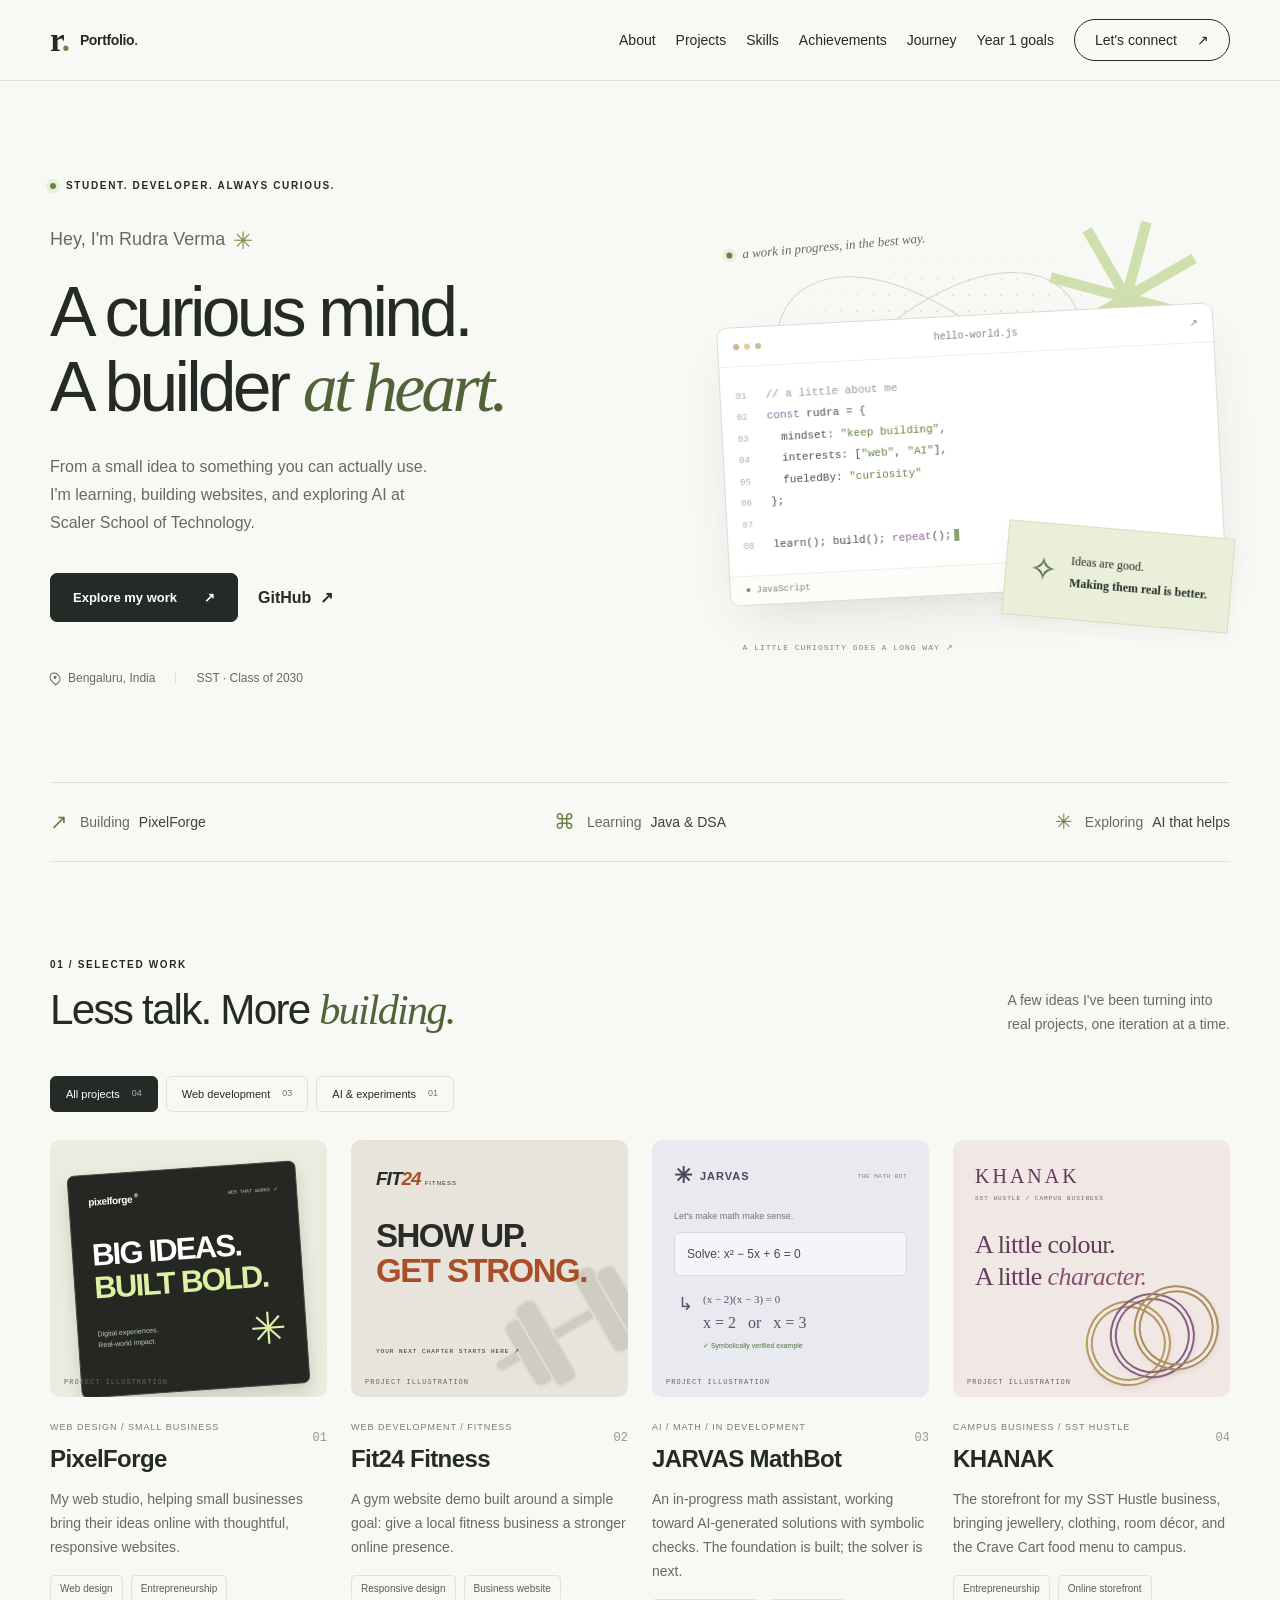
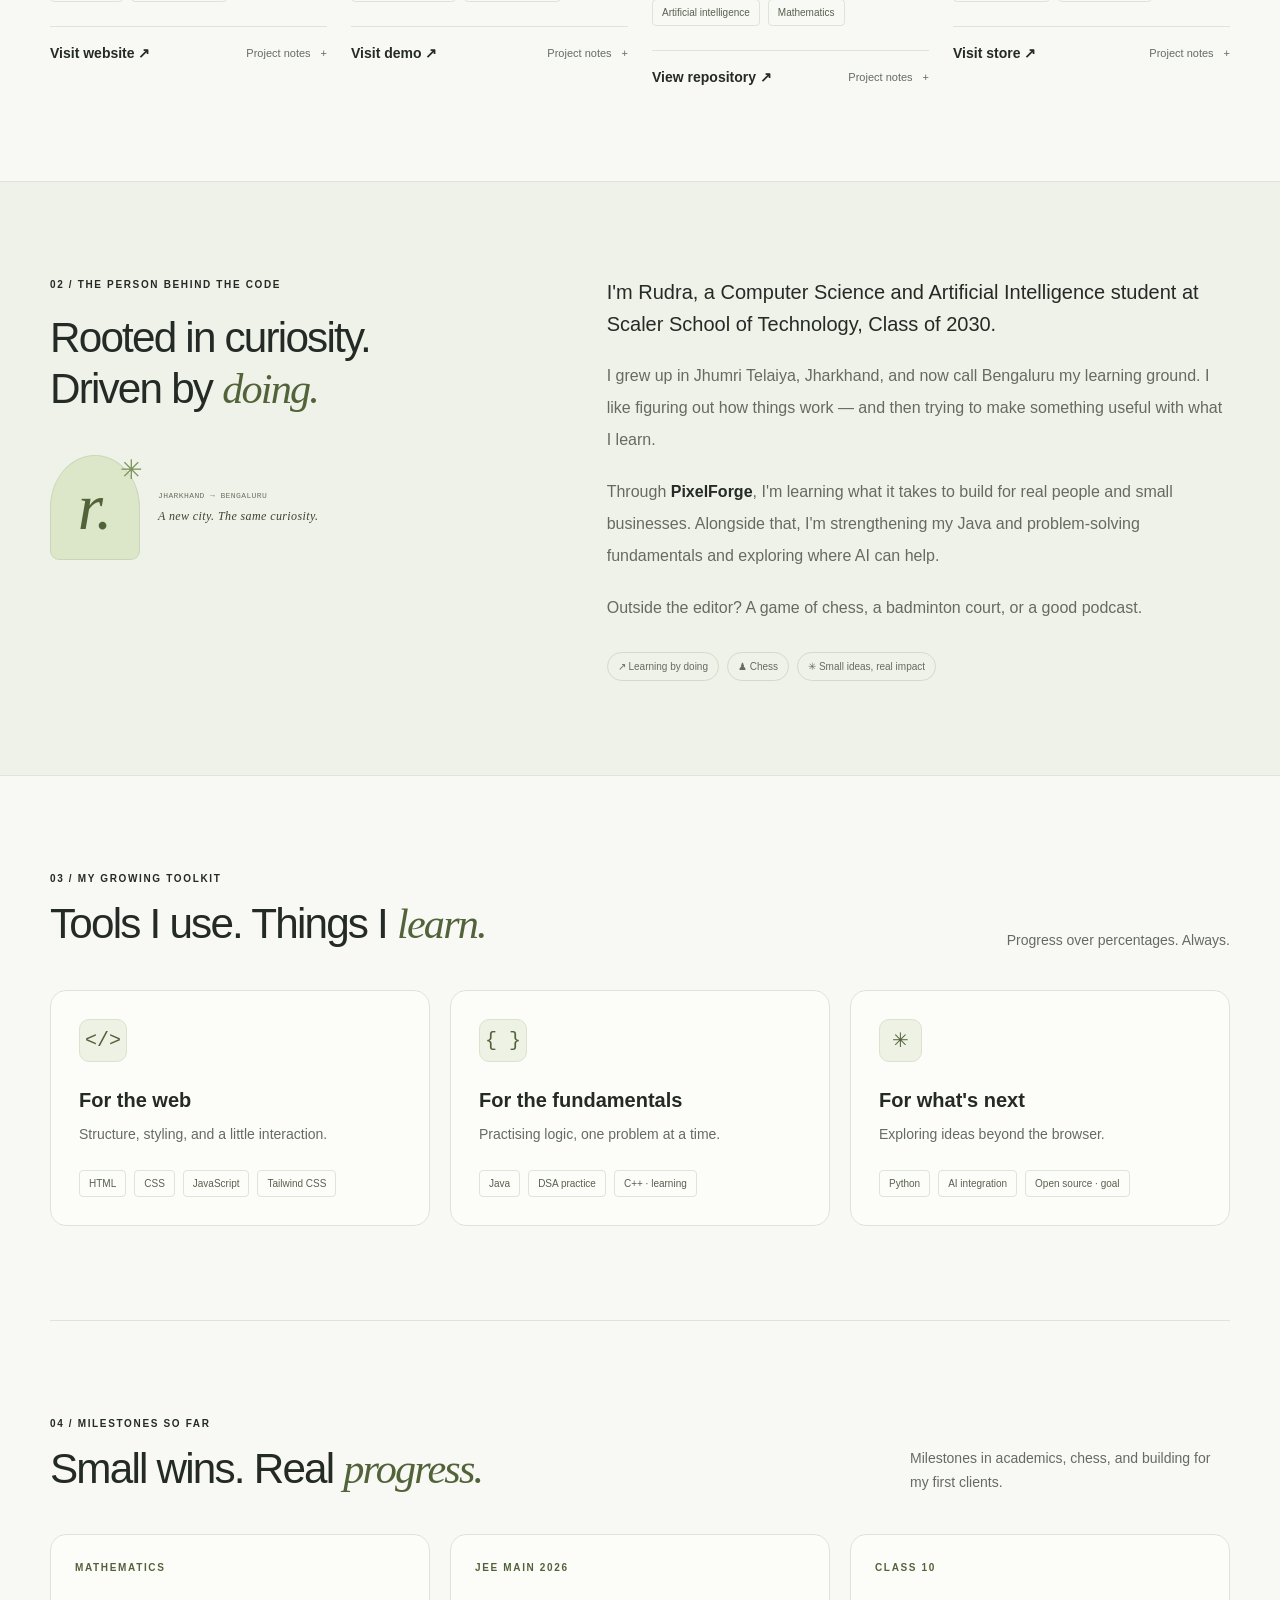
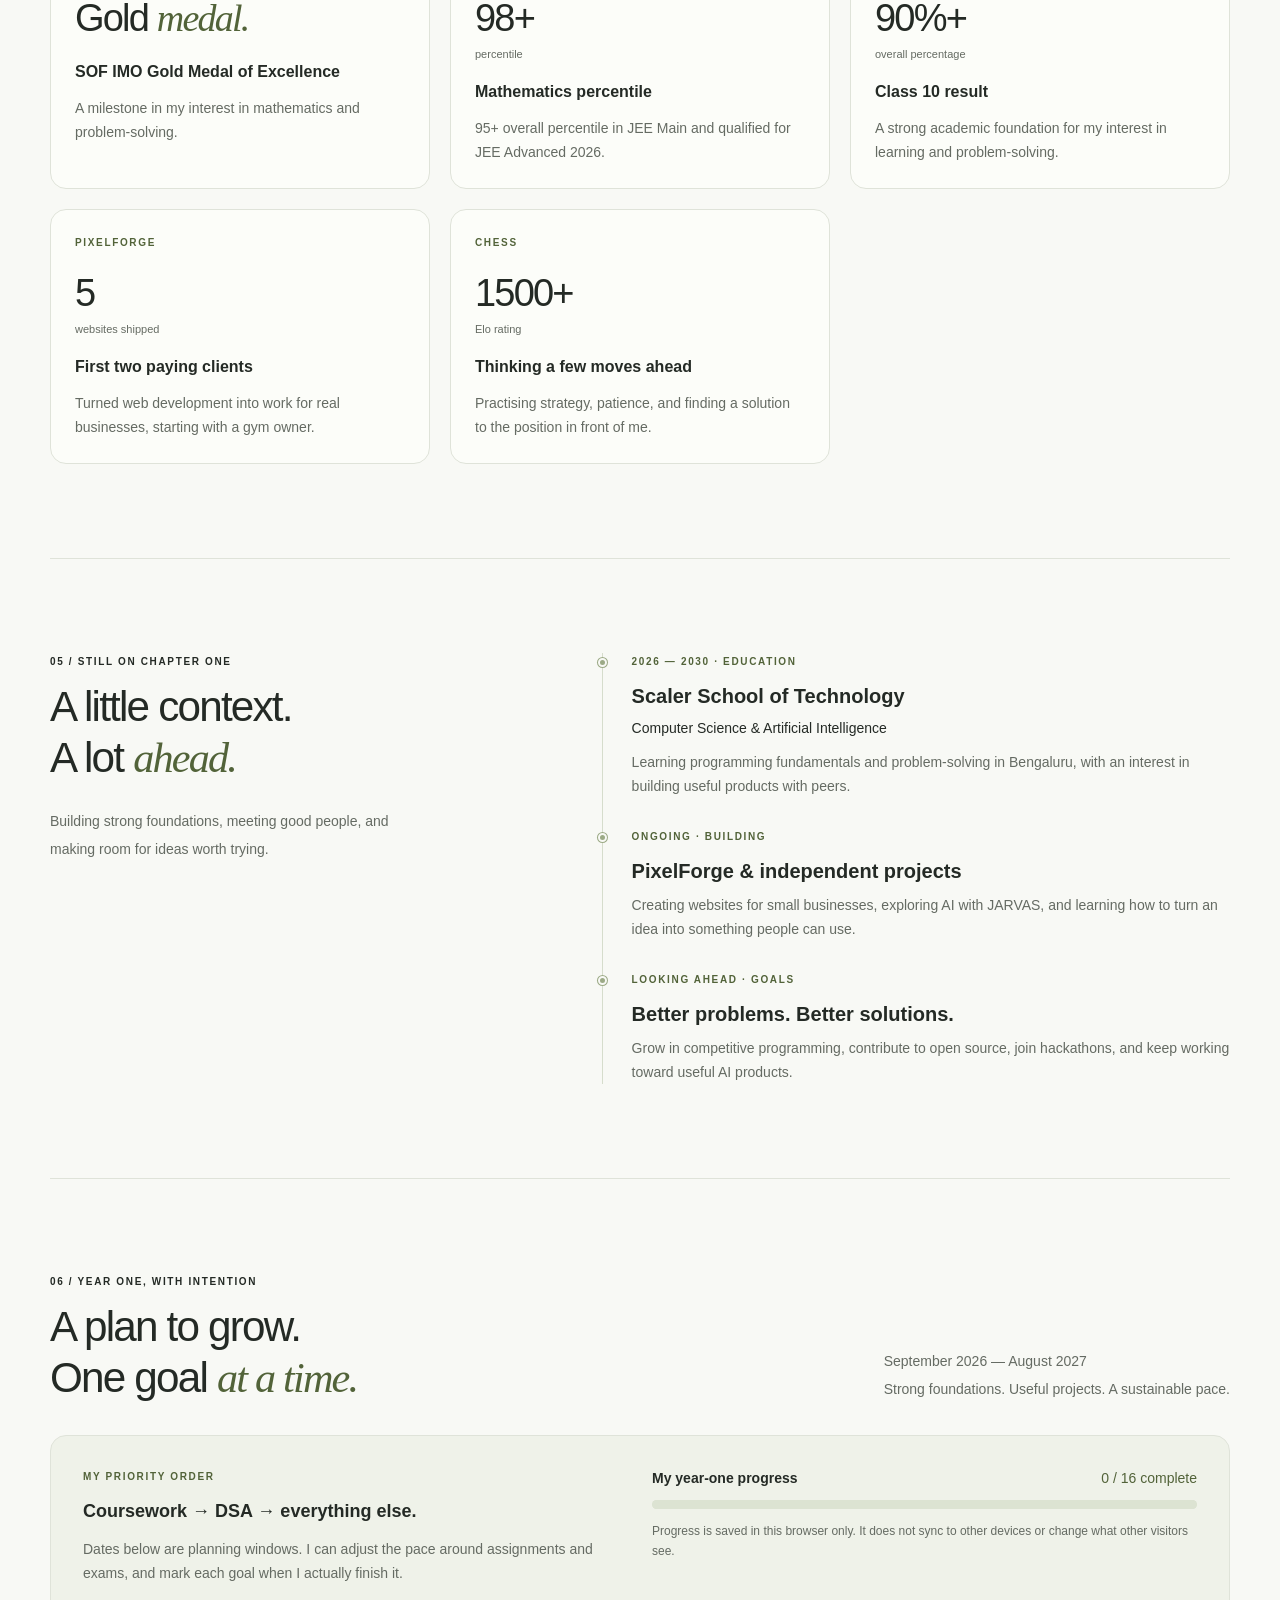
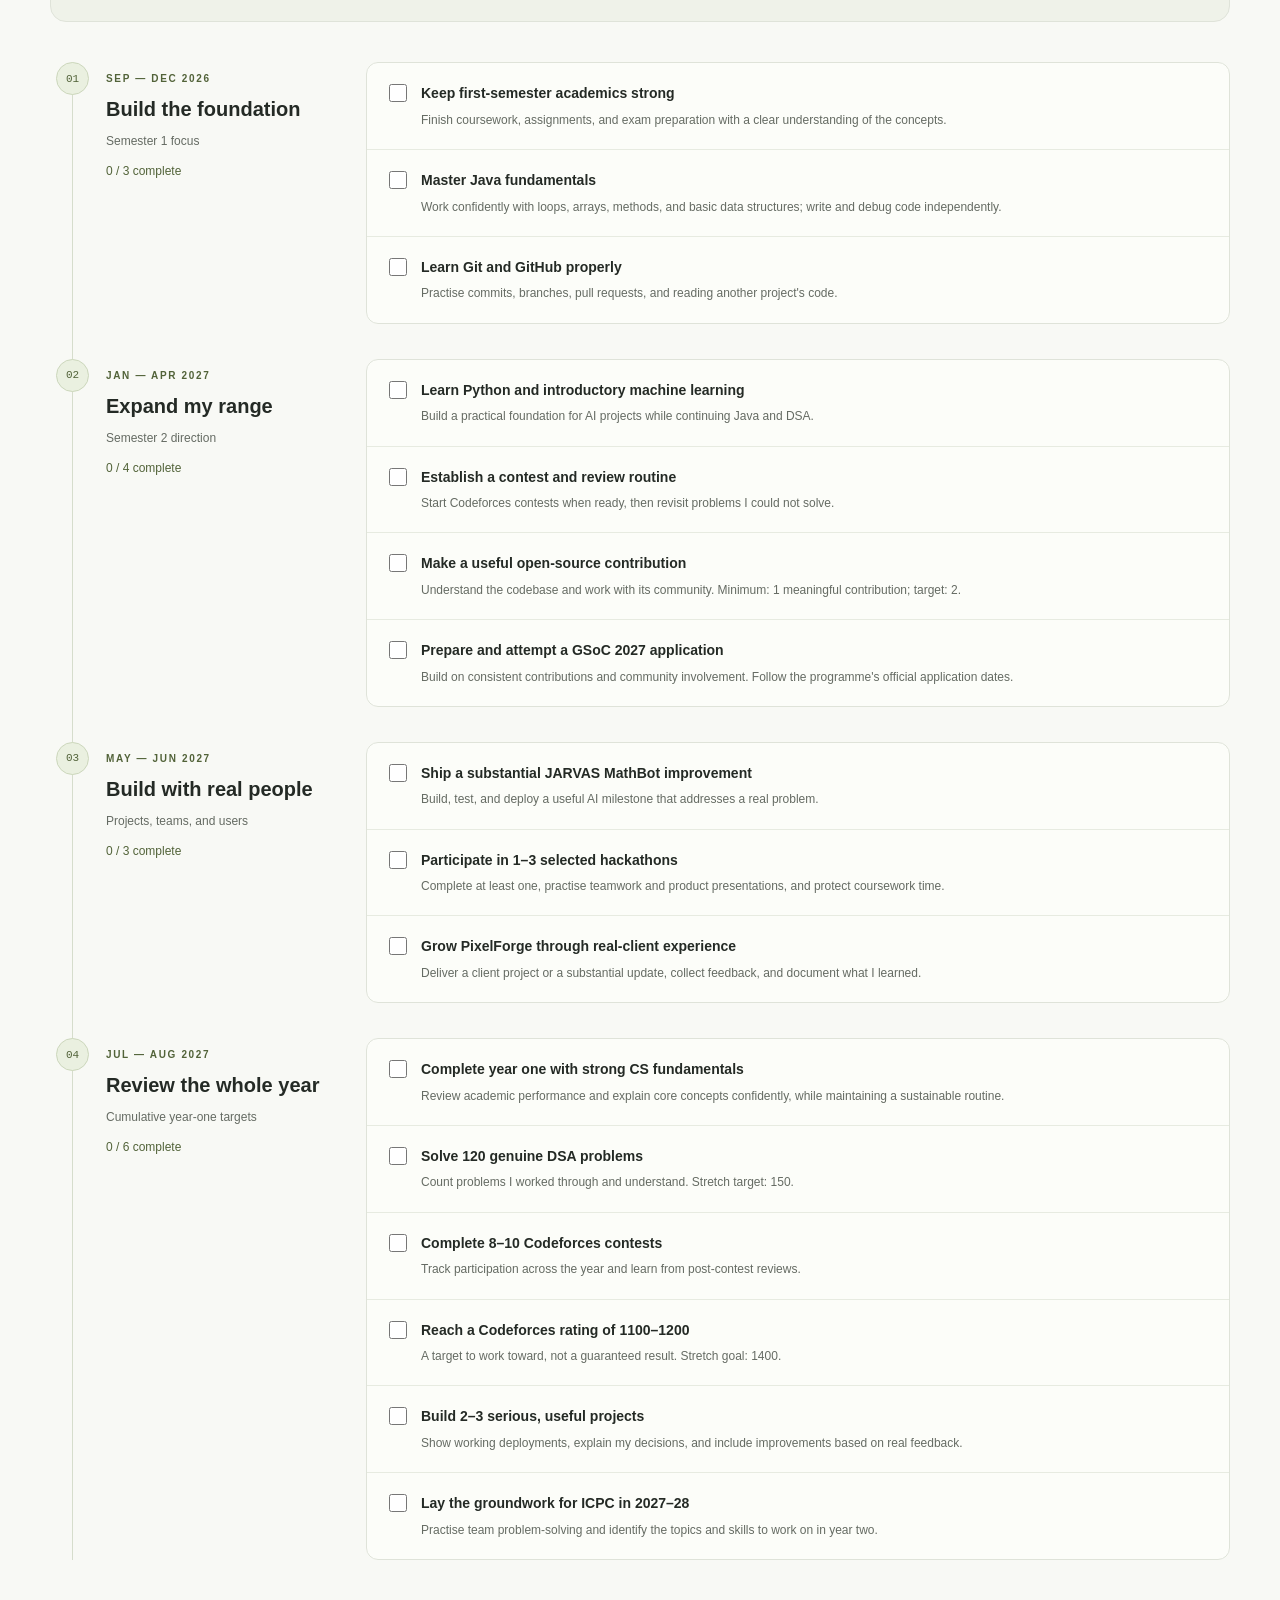
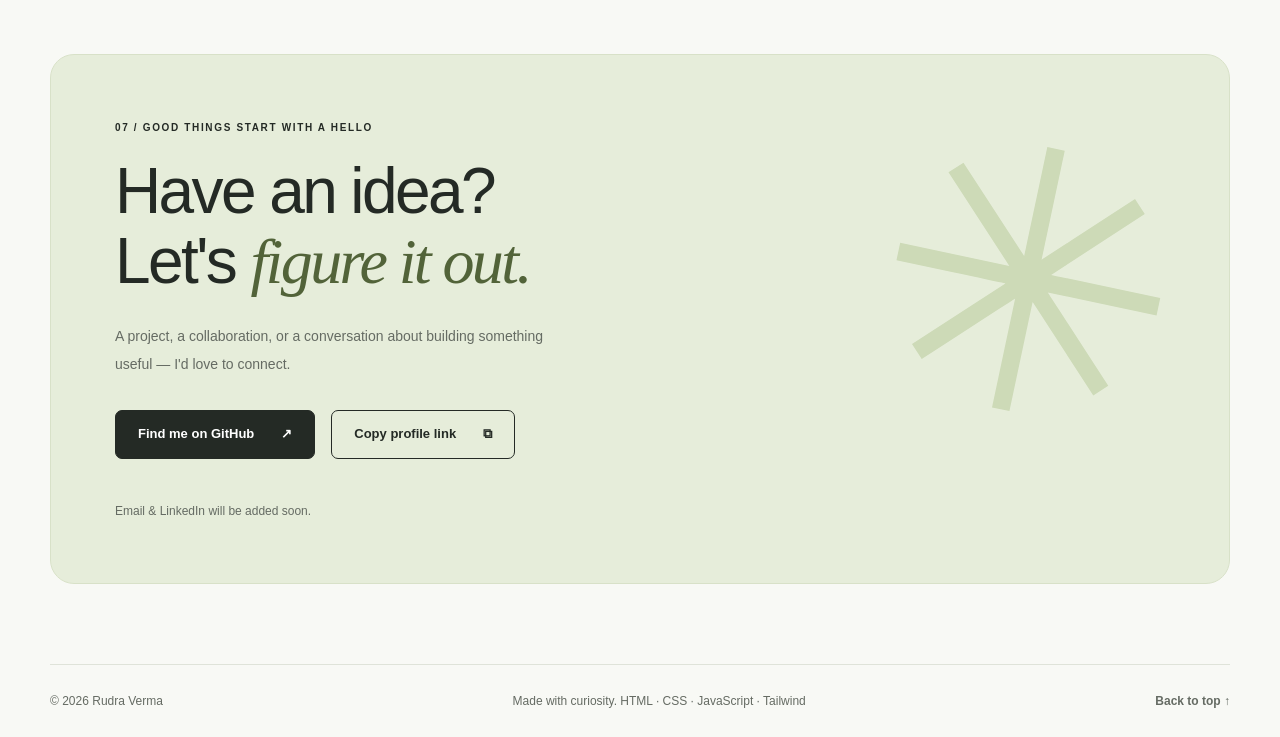
<file: index.html>
<!doctype html>
<html lang="en">
  <head>
    <meta charset="utf-8">
    <meta name="viewport" content="width=device-width, initial-scale=1">
    <meta http-equiv="refresh" content="0; url=./portfolio/">
    <title>Portfolio</title>
  </head>
  <body>
    <p><a href="./portfolio/">Open Rudra Verma’s portfolio</a></p>
  </body>
</html>
</file>
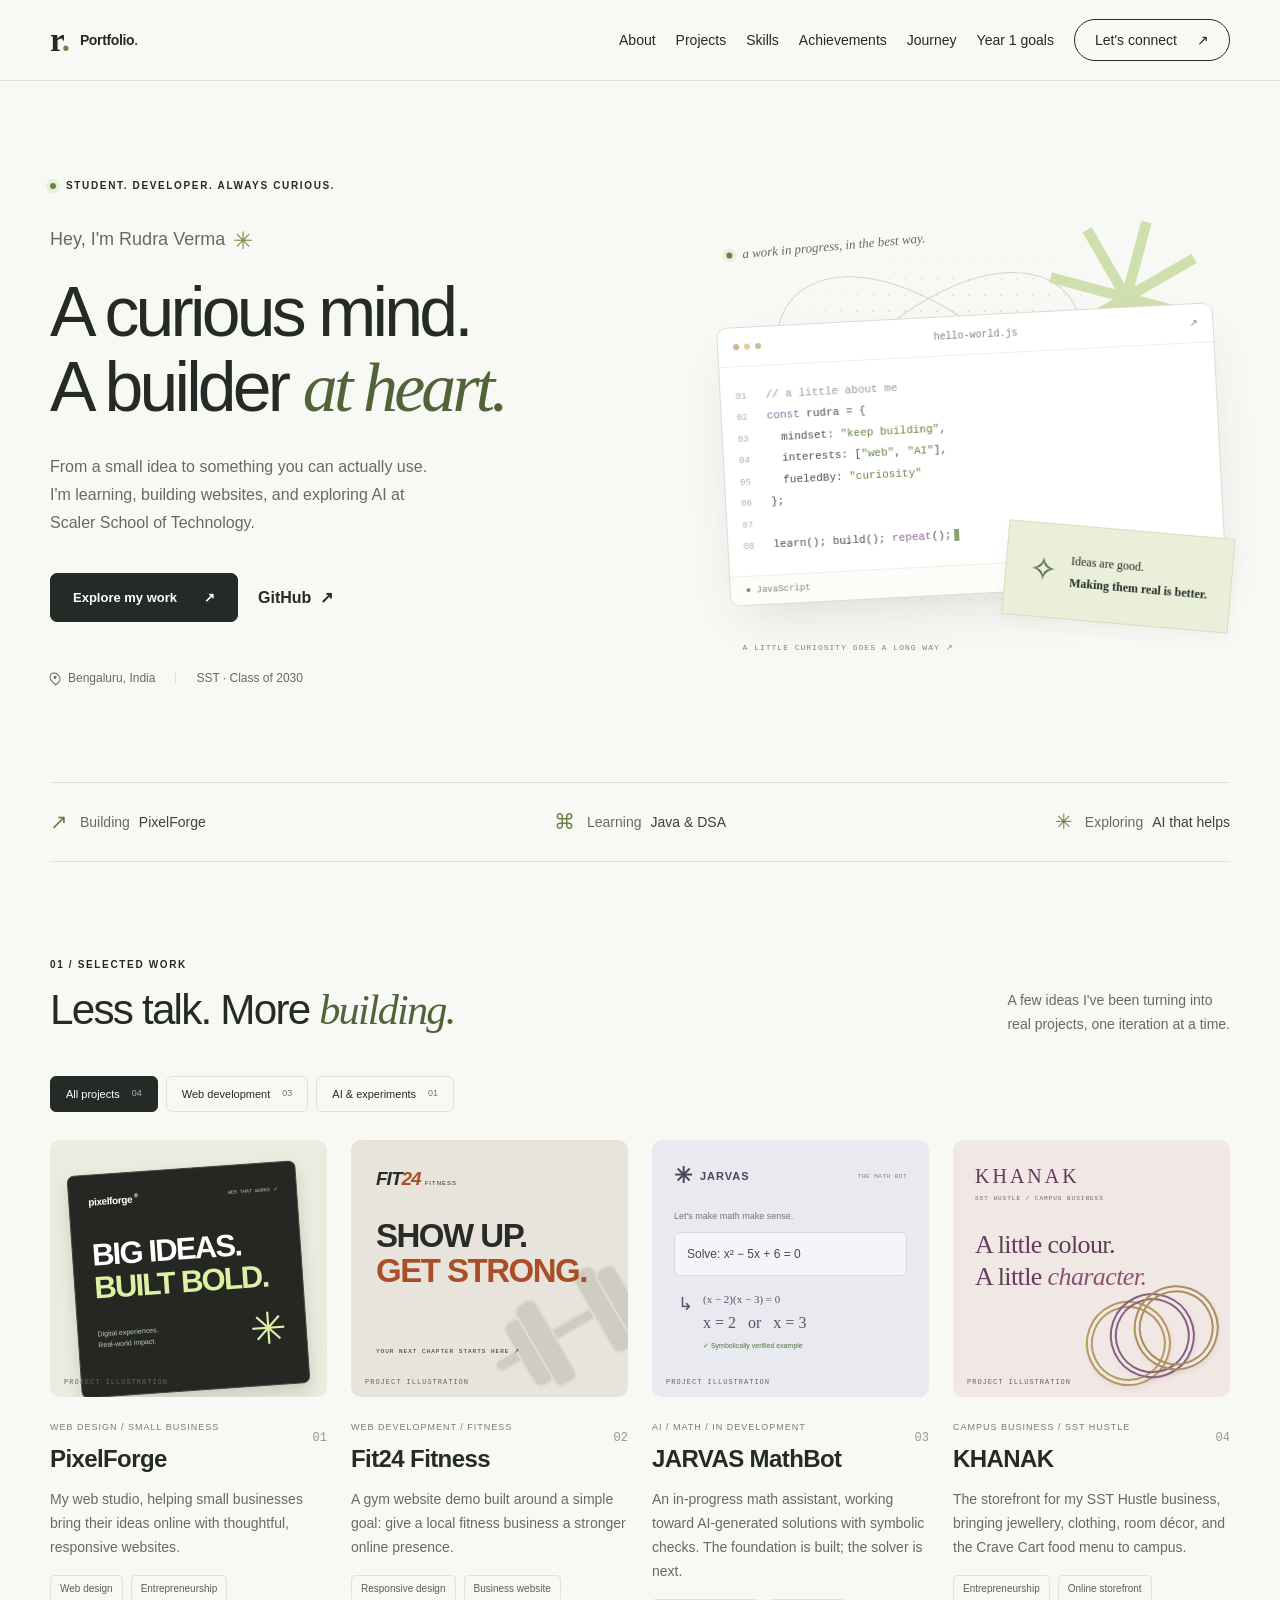
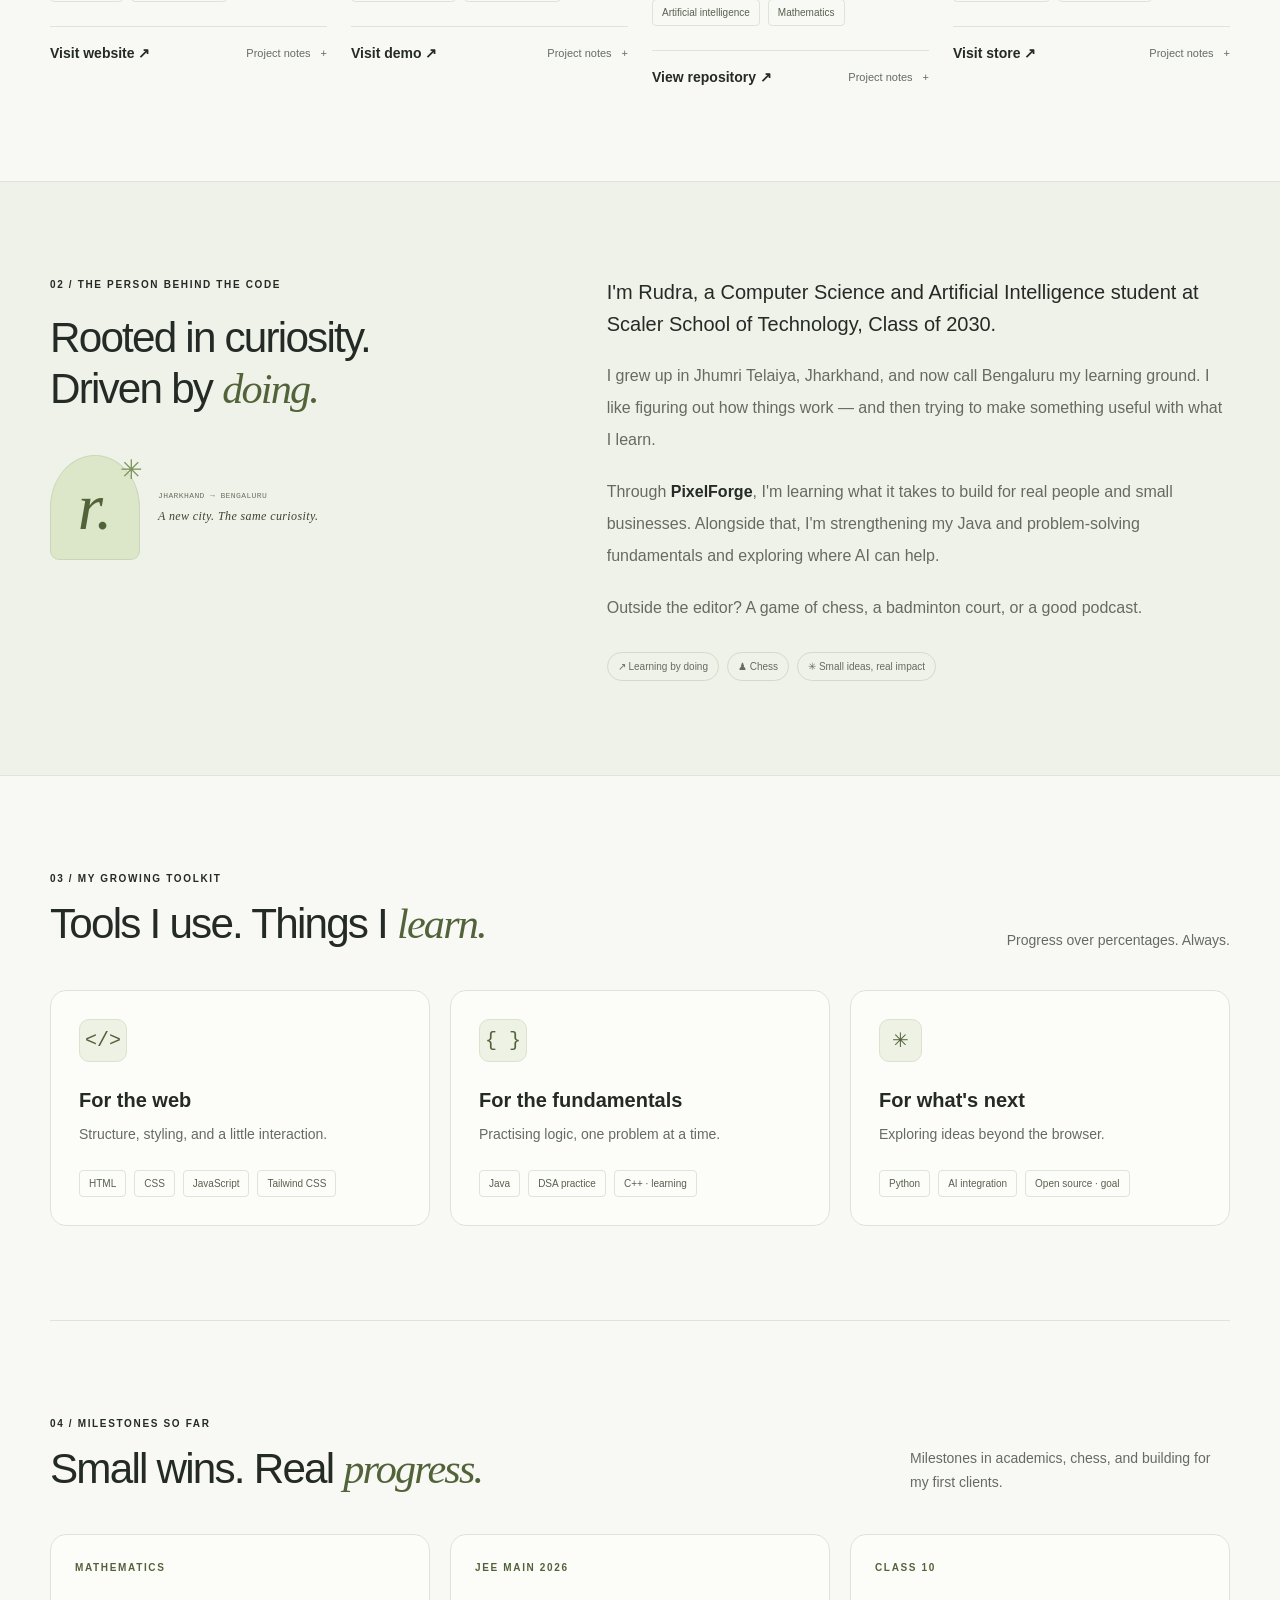
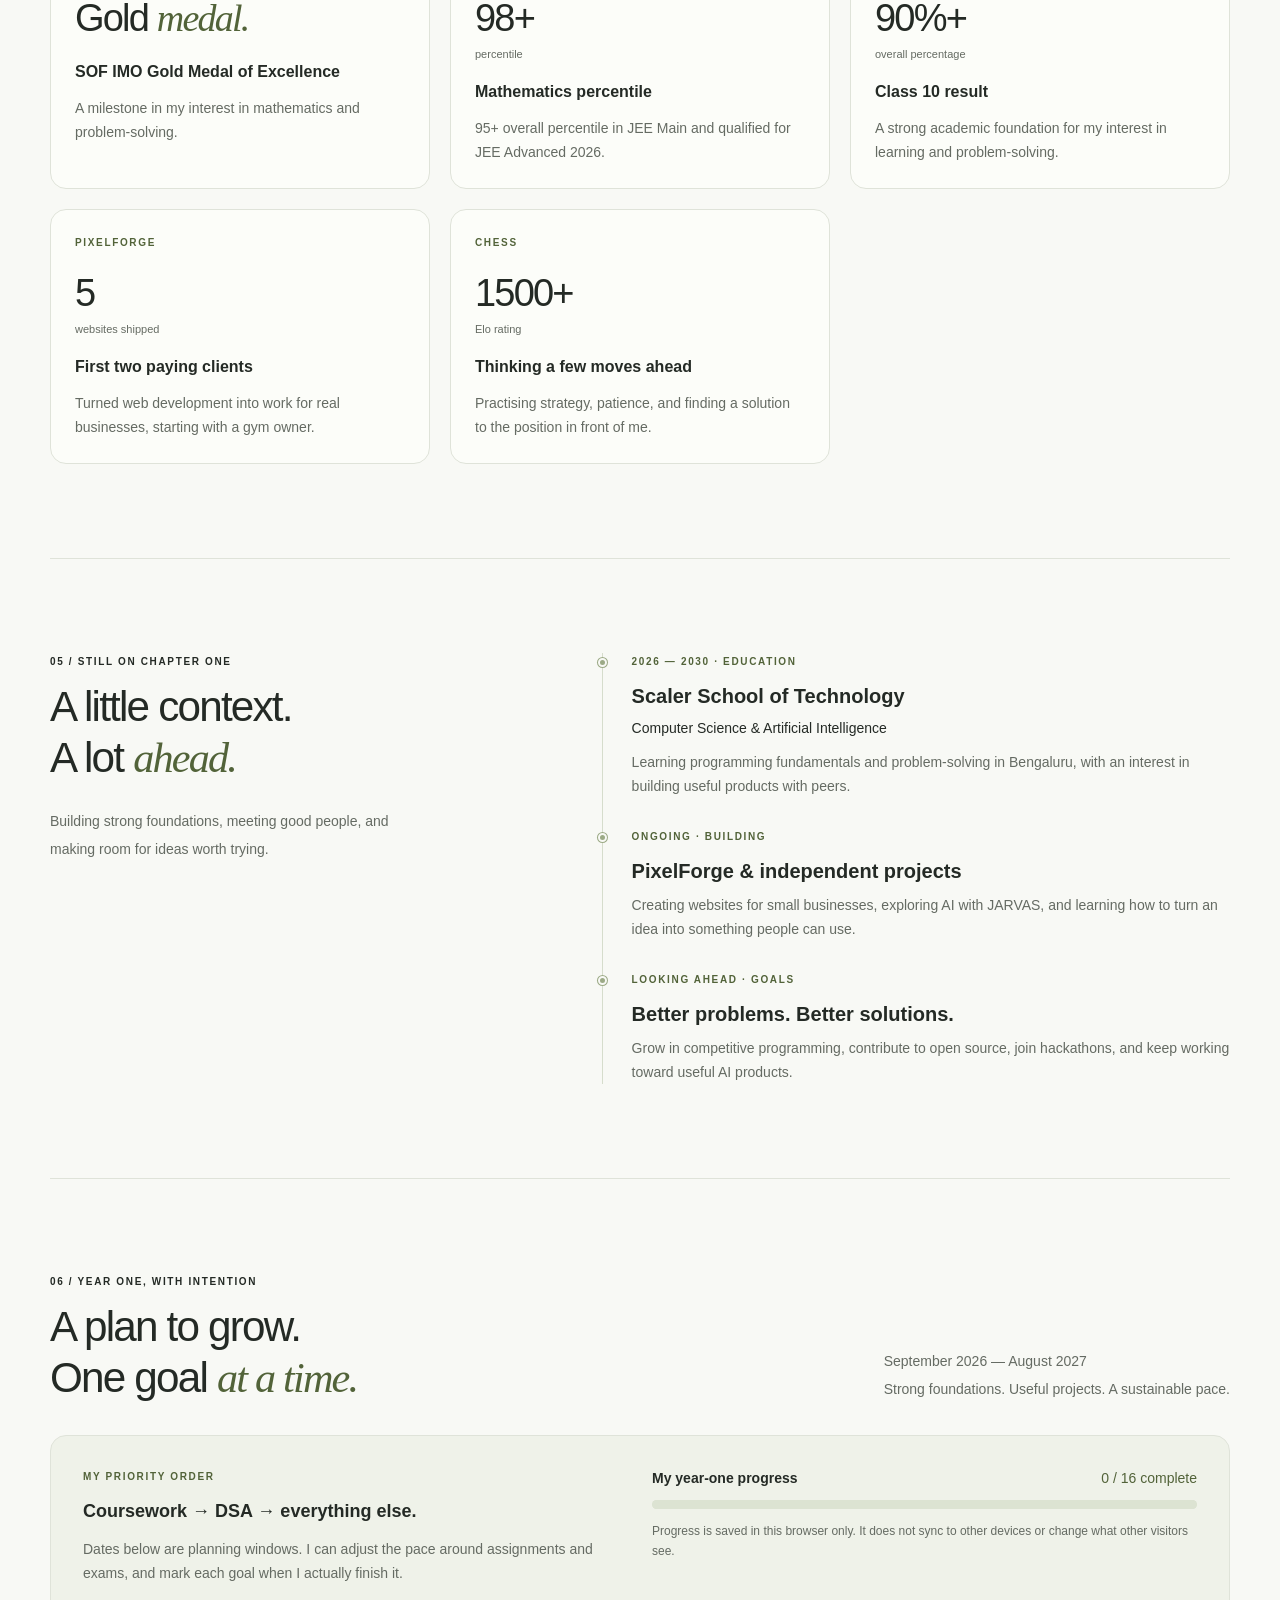
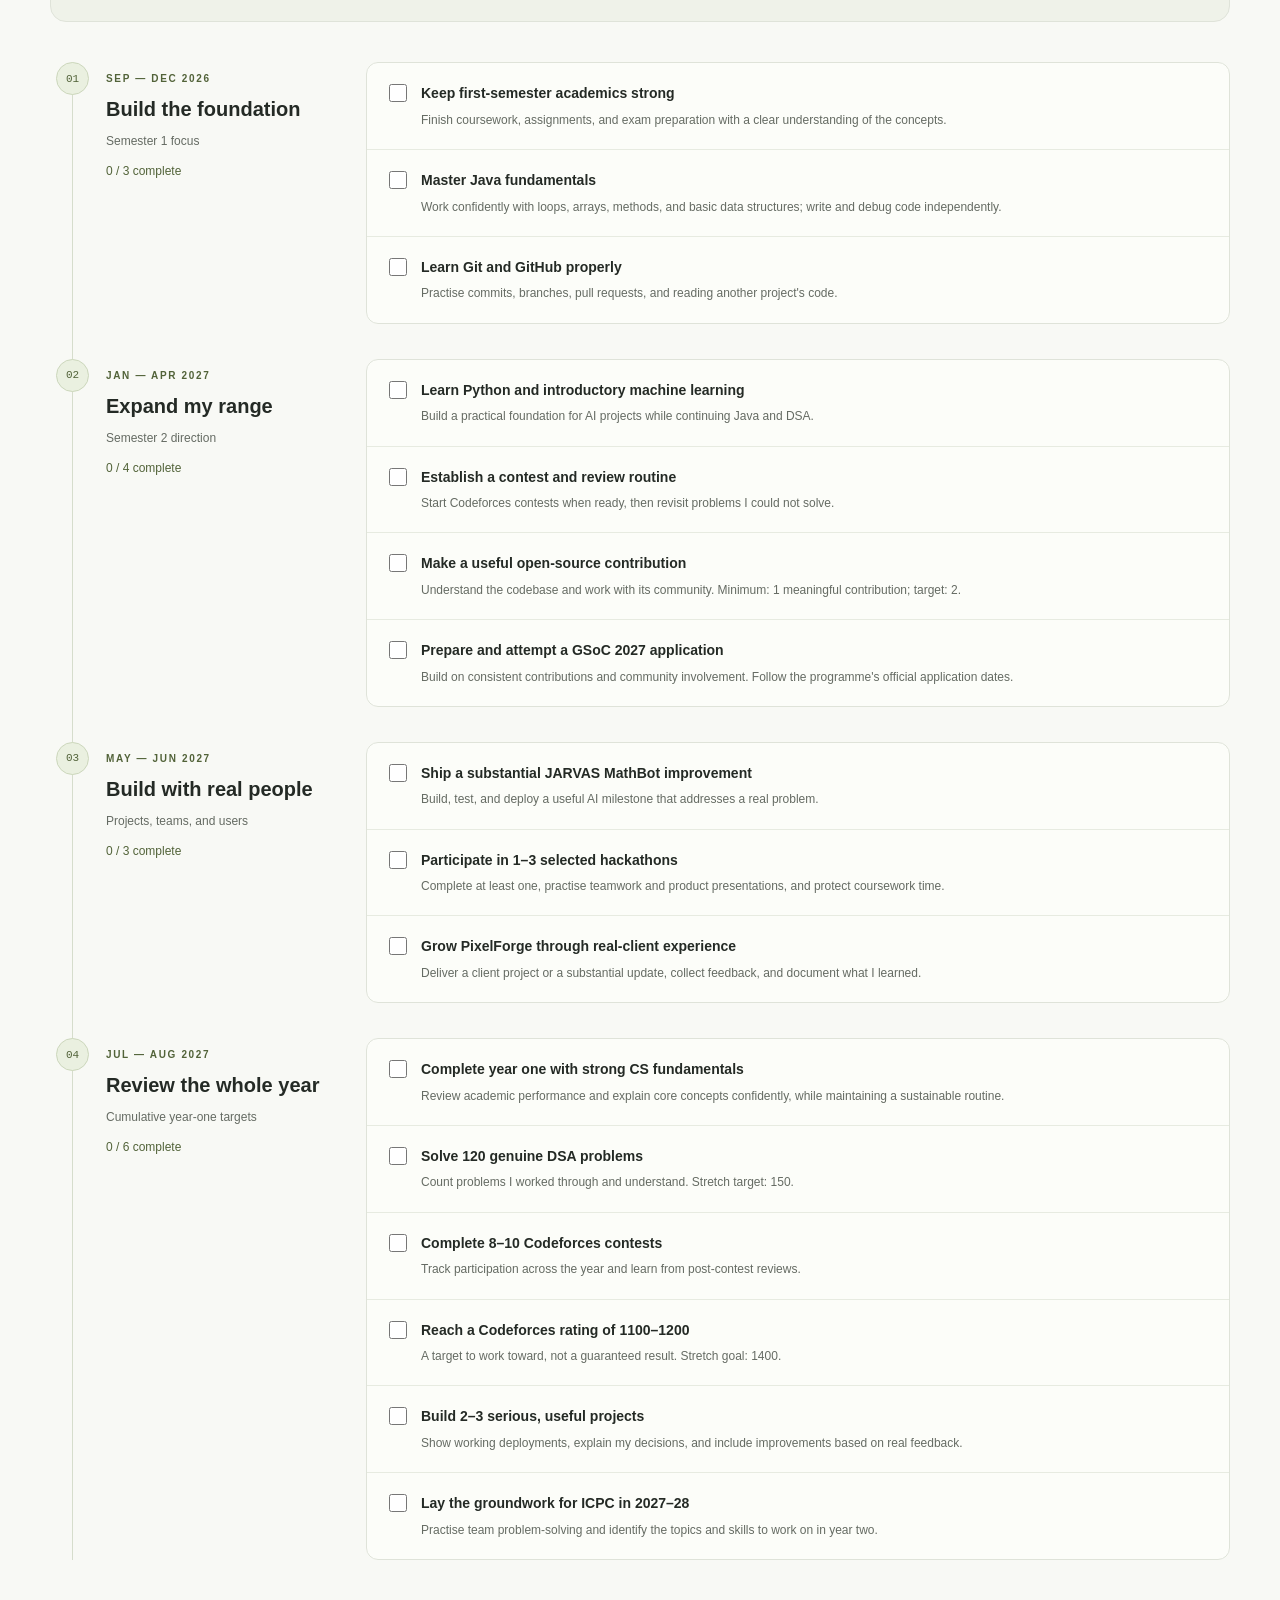
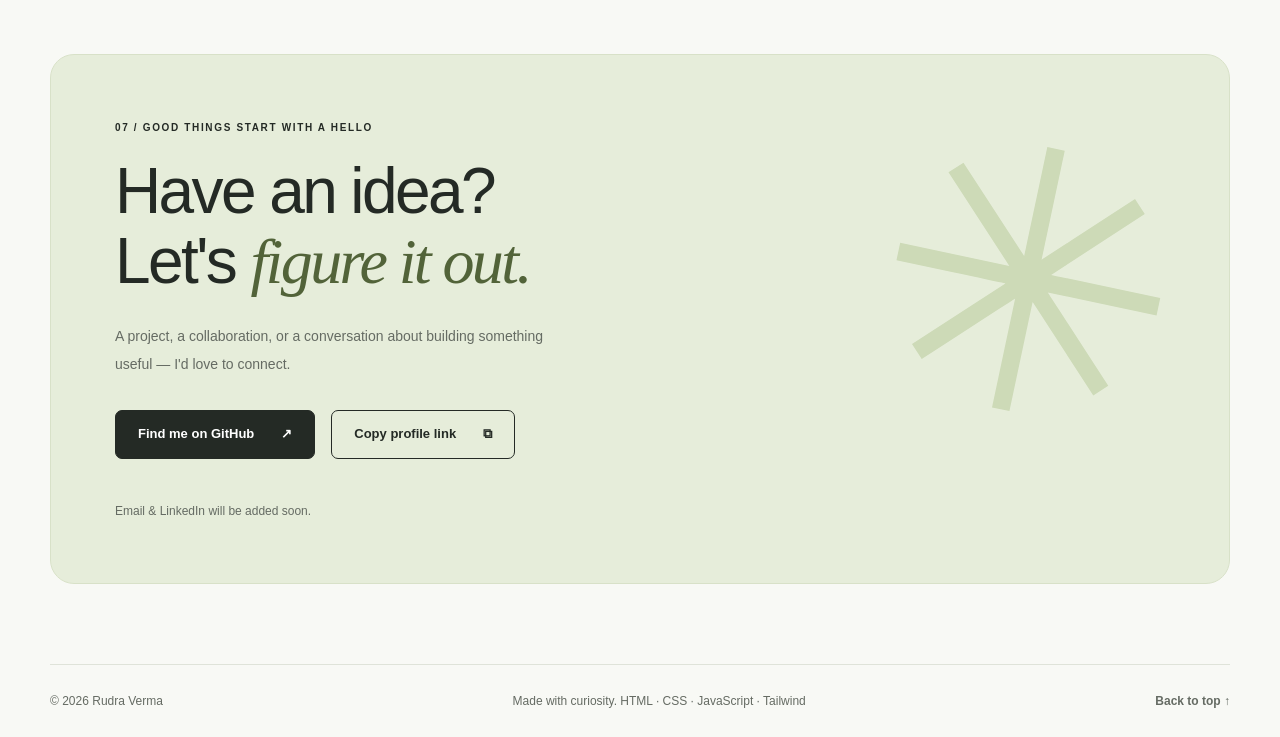
<file: portfolio/index.html>
<!DOCTYPE html>
<html lang="en">
<head>
  <meta charset="UTF-8">
  <meta name="viewport" content="width=device-width, initial-scale=1.0">
  <meta name="description" content="Rudra Verma — student at Scaler School of Technology, building PixelForge and exploring AI, web development, and problem-solving.">
  <meta name="theme-color" content="#f8f9f5">
  <title>Portfolio</title>
  <link rel="icon" href="data:,">
  <link rel="stylesheet" href="css/tailwind.css">
  <link rel="stylesheet" href="css/style.css">
  <script src="js/script.js" defer></script>
</head>
<body class="bg-paper text-ink antialiased">
  <a class="skip-link" href="#main">Skip to content</a>

  <!-- Flexbox keeps the logo, navigation, and contact link in one row. -->
  <header class="site-header sticky top-0 z-40 border-b border-line">
    <nav class="page-width flex min-h-20 flex-wrap items-center justify-between gap-4" aria-label="Main navigation">
      <a href="#home" class="brand flex items-center gap-2.5" aria-label="Portfolio, home">
        <span class="brand-mark" aria-hidden="true">r<span>.</span></span>
        <span class="text-sm font-bold tracking-tight">Portfolio<span class="text-olive">.</span></span>
      </a>
      <button id="menu-toggle" class="menu-toggle rounded-full border border-line px-4 py-2 text-sm" type="button" aria-controls="nav-links" aria-expanded="false">Menu <span aria-hidden="true">☰</span></button>
      <div id="nav-links" class="nav-links items-center gap-5 text-sm font-medium">
        <a href="#about">About</a>
        <a href="#projects">Projects</a>
        <a href="#skills">Skills</a>
        <a href="#achievements">Achievements</a>
        <a href="#journey">Journey</a>
        <a href="#goals">Year 1 goals</a>
        <a href="#contact" class="nav-contact flex items-center gap-5 rounded-full border border-ink px-5 py-2.5">Let's connect <span aria-hidden="true">↗</span></a>
      </div>
    </nav>
  </header>

  <main id="main">
    <!-- Tailwind's lg: prefix switches this grid to two columns on laptops. -->
    <section id="home" class="page-width hero grid items-center gap-12 py-16 lg:grid-cols-[1.2fr_1fr] lg:gap-6 lg:py-24" aria-labelledby="hero-title">
      <div class="hero-copy">
        <p class="eyebrow mb-7 flex items-center gap-2.5"><span class="status-dot" aria-hidden="true"></span> STUDENT. DEVELOPER. ALWAYS CURIOUS.</p>
        <p class="mb-4 text-lg text-muted">Hey, I'm Rudra Verma <span class="hello-mark" aria-hidden="true">✳</span></p>
        <h1 id="hero-title" class="hero-title">A curious mind.<br>A builder <em>at heart.</em></h1>
        <p class="mt-7 max-w-lg text-base leading-7 text-muted">From a small idea to something you can actually use.<br class="hidden sm:block"> I'm learning, building websites, and exploring AI at<br class="hidden xl:block"> Scaler School of Technology.</p>
        <div class="mt-9 flex flex-wrap items-center gap-5">
          <a class="button-primary" href="#projects">Explore my work <span aria-hidden="true">↗</span></a>
          <a class="text-link" href="https://github.com/rdverma16u2858-netizen" target="_blank" rel="noopener noreferrer">GitHub <span aria-hidden="true">↗</span><span class="sr-only"> (opens in a new tab)</span></a>
        </div>
        <div class="mt-12 flex flex-wrap items-center gap-x-5 gap-y-2 text-xs text-muted">
          <span class="flex items-center gap-2"><span class="location-icon" aria-hidden="true"></span> Bengaluru, India</span>
          <span class="h-3 w-px bg-line" aria-hidden="true"></span>
          <span>SST · Class of 2030</span>
        </div>
      </div>

      <!-- This illustration is made entirely from HTML and CSS. -->
      <div class="hero-art" role="img" aria-label="An illustrated code editor with Rudra's interests: building, learning, and solving problems.">
        <div class="art-grid"></div>
        <div class="orbit orbit-one"></div>
        <div class="orbit orbit-two"></div>
        <div class="art-star">✳</div>
        <div class="art-label"><span class="status-dot"></span> a work in progress, in the best way.</div>
        <div class="code-window">
          <div class="code-toolbar"><div class="window-dots"><i></i><i></i><i></i></div><span>hello-world.js</span><span>↗</span></div>
          <div class="code-content">
            <div><span class="line-no">01</span><span class="code-comment">// a little about me</span></div>
            <div><span class="line-no">02</span><span class="code-purple">const</span> rudra = {</div>
            <div><span class="line-no">03</span>&nbsp; mindset: <span class="code-green">"keep building"</span>,</div>
            <div><span class="line-no">04</span>&nbsp; interests: [<span class="code-green">"web"</span>, <span class="code-green">"AI"</span>],</div>
            <div><span class="line-no">05</span>&nbsp; fueledBy: <span class="code-green">"curiosity"</span></div>
            <div><span class="line-no">06</span>};</div>
            <div><span class="line-no">07</span>&nbsp;</div>
            <div><span class="line-no">08</span>learn(); build(); <span class="code-purple">repeat</span>();<span class="code-caret"></span></div>
          </div>
          <div class="code-status"><span>● JavaScript</span><span>one line at a time</span></div>
        </div>
        <div class="note-card"><span class="note-star">✧</span><span>Ideas are good.<br><strong>Making them real is better.</strong></span></div>
        <span class="art-caption">A LITTLE CURIOSITY GOES A LONG WAY ↗</span>
      </div>
    </section>

    <div class="page-width">
      <div class="intro-strip grid gap-5 border-y border-line py-6 text-sm sm:grid-cols-3">
        <p><span class="strip-symbol" aria-hidden="true">↗</span> Building <strong>PixelForge</strong></p>
        <p><span class="strip-symbol" aria-hidden="true">⌘</span> Learning <strong>Java & DSA</strong></p>
        <p><span class="strip-symbol" aria-hidden="true">✳</span> Exploring <strong>AI that helps</strong></p>
      </div>
    </div>

    <section id="projects" class="page-width section-space" aria-labelledby="projects-title">
      <div class="mb-10 flex flex-wrap items-end justify-between gap-6">
        <div><p class="eyebrow mb-3">01 / SELECTED WORK</p><h2 id="projects-title" class="section-title">Less talk. More <em>building.</em></h2></div>
        <p class="max-w-xs text-sm leading-6 text-muted">A few ideas I've been turning into<br class="hidden sm:block"> real projects, one iteration at a time.</p>
      </div>
      <div id="project-filters" class="mb-7 hidden flex-wrap gap-2" role="group" aria-label="Filter projects">
        <button type="button" class="filter-button" data-filter="all" aria-pressed="true">All projects <span>04</span></button>
        <button type="button" class="filter-button" data-filter="web" aria-pressed="false">Web development <span>03</span></button>
        <button type="button" class="filter-button" data-filter="ai" aria-pressed="false">AI & experiments <span>01</span></button>
      </div>
      <p id="filter-status" class="sr-only" aria-live="polite"></p>

      <!-- One column on phones, two on tablets, and four on wide desktops. -->
      <div class="grid grid-cols-1 gap-x-6 gap-y-10 md:grid-cols-2 xl:grid-cols-4">
        <article class="project-card group" data-category="web">
          <div class="project-art pixelforge-art" role="img" aria-label="Concept illustration for PixelForge: a dark website with bold yellow typography.">
            <div class="mini-browser"><div class="mini-topbar"><b>pixelforge<span>®</span></b><span>WEB THAT WORKS ↗</span></div><div class="pf-title">BIG IDEAS.<br><span>BUILT BOLD.</span></div><div class="pf-bottom"><span>Digital experiences.<br>Real-world impact.</span><span class="pf-spark">✳</span></div></div>
            <span class="visual-caption">PROJECT ILLUSTRATION</span>
          </div>
          <div class="flex items-start justify-between gap-4 pt-6"><div><p class="project-kicker">WEB DESIGN / SMALL BUSINESS</p><h3 class="mt-2 text-2xl font-semibold tracking-tight">PixelForge</h3></div><span class="project-number">01</span></div>
          <p class="mt-3 text-sm leading-6 text-muted">My web studio, helping small businesses bring their ideas online with thoughtful, responsive websites.</p>
          <div class="mt-4 flex flex-wrap gap-2"><span class="tag">Web design</span><span class="tag">Entrepreneurship</span></div>
          <div class="mt-6 flex flex-wrap items-center justify-between gap-3 border-t border-line pt-4"><a class="text-link text-sm" href="https://pixelfforge2026.netlify.app/" target="_blank" rel="noopener noreferrer">Visit website ↗<span class="sr-only"> (opens in a new tab)</span></a><button type="button" class="details-button" data-project="pixelforge" hidden>Project notes <span aria-hidden="true">+</span></button></div>
        </article>
        <article class="project-card group" data-category="web">
          <div class="project-art fitness-art" role="img" aria-label="Concept illustration for Fit24 Fitness: a fitness website with orange typography and a barbell.">
            <div class="fitness-wordmark">FIT<span>24</span><small>FITNESS</small></div><div class="fitness-title">SHOW UP.<br><span>GET STRONG.</span></div><div class="barbell"><i></i><i></i><i></i><i></i><i></i></div><span class="fitness-small">YOUR NEXT CHAPTER STARTS HERE ↗</span><span class="visual-caption">PROJECT ILLUSTRATION</span>
          </div>
          <div class="flex items-start justify-between gap-4 pt-6"><div><p class="project-kicker">WEB DEVELOPMENT / FITNESS</p><h3 class="mt-2 text-2xl font-semibold tracking-tight">Fit24 Fitness</h3></div><span class="project-number">02</span></div>
          <p class="mt-3 text-sm leading-6 text-muted">A gym website demo built around a simple goal: give a local fitness business a stronger online presence.</p>
          <div class="mt-4 flex flex-wrap gap-2"><span class="tag">Responsive design</span><span class="tag">Business website</span></div>
          <div class="mt-6 flex flex-wrap items-center justify-between gap-3 border-t border-line pt-4"><a class="text-link text-sm" href="https://fit24fitness.netlify.app" target="_blank" rel="noopener noreferrer">Visit demo ↗<span class="sr-only"> (opens in a new tab)</span></a><button type="button" class="details-button" data-project="fitness" hidden>Project notes <span aria-hidden="true">+</span></button></div>
        </article>
        <article class="project-card group" data-category="ai">
          <div class="project-art jarvas-art" role="img" aria-label="Concept illustration for JARVAS MathBot showing an algebra question and a symbolic verification badge.">
            <div class="jarvas-header"><span class="jarvas-logo">✳</span> JARVAS <small>THE MATH BOT</small></div><div class="math-question">Let's make math make sense.<p>Solve: x² − 5x + 6 = 0</p></div><div class="math-answer"><span>↳</span><div>(x − 2)(x − 3) = 0<strong>x = 2 &nbsp; or &nbsp; x = 3</strong><small>✓ Symbolically verified example</small></div></div><span class="visual-caption">PROJECT ILLUSTRATION</span>
          </div>
          <div class="flex items-start justify-between gap-4 pt-6"><div><p class="project-kicker">AI / MATH / IN DEVELOPMENT</p><h3 class="mt-2 text-2xl font-semibold tracking-tight">JARVAS MathBot</h3></div><span class="project-number">03</span></div>
          <p class="mt-3 text-sm leading-6 text-muted">An in-progress math assistant, working toward AI-generated solutions with symbolic checks. The foundation is built; the solver is next.</p>
          <div class="mt-4 flex flex-wrap gap-2"><span class="tag">Artificial intelligence</span><span class="tag">Mathematics</span></div>
          <div class="mt-6 flex flex-wrap items-center justify-between gap-3 border-t border-line pt-4"><a class="text-link text-sm" href="https://github.com/rdverma16u2858-netizen/Jarvas" target="_blank" rel="noopener noreferrer">View repository ↗<span class="sr-only"> (opens in a new tab)</span></a><button type="button" class="details-button" data-project="jarvas" hidden>Project notes <span aria-hidden="true">+</span></button></div>
        </article>
        <article class="project-card group" data-category="web">
          <div class="project-art khanak-art" role="img" aria-label="Concept illustration for KHANAK: a campus collection with purple and gold bangles.">
            <div class="khanak-wordmark">KHANAK<span>SST HUSTLE / CAMPUS BUSINESS</span></div>
            <div class="khanak-title">A little colour.<br>A little <em>character.</em></div>
            <div class="khanak-bangles" aria-hidden="true"><i></i><i></i><i></i></div>
            <span class="visual-caption">PROJECT ILLUSTRATION</span>
          </div>
          <div class="flex items-start justify-between gap-4 pt-6">
            <div><p class="project-kicker">CAMPUS BUSINESS / SST HUSTLE</p><h3 class="mt-2 text-2xl font-semibold tracking-tight">KHANAK</h3></div>
            <span class="project-number">04</span>
          </div>
          <p class="mt-3 text-sm leading-6 text-muted">The storefront for my SST Hustle business, bringing jewellery, clothing, room décor, and the Crave Cart food menu to campus.</p>
          <div class="mt-4 flex flex-wrap gap-2"><span class="tag">Entrepreneurship</span><span class="tag">Online storefront</span></div>
          <div class="mt-6 flex flex-wrap items-center justify-between gap-3 border-t border-line pt-4">
            <a class="text-link text-sm" href="https://khanak-store.onrender.com/" target="_blank" rel="noopener noreferrer">Visit store ↗<span class="sr-only"> (opens in a new tab)</span></a>
            <button type="button" class="details-button" data-project="khanak" hidden>Project notes <span aria-hidden="true">+</span></button>
          </div>
        </article>
      </div>
    </section>

    <section id="about" class="about-section border-y border-line" aria-labelledby="about-title">
      <div class="page-width section-space grid gap-12 lg:grid-cols-[0.85fr_1.15fr] lg:gap-24">
        <div><p class="eyebrow mb-5">02 / THE PERSON BEHIND THE CODE</p><h2 id="about-title" class="section-title">Rooted in curiosity.<br>Driven by <em>doing.</em></h2><div class="about-monogram mt-9" aria-hidden="true"><span>r.</span><div>JHARKHAND → BENGALURU<br><strong>A new city. The same curiosity.</strong></div><span class="about-star">✳</span></div></div>
        <div class="space-y-5 text-base leading-8 text-muted">
          <p class="text-xl leading-8 text-ink">I'm Rudra, a Computer Science and Artificial Intelligence student at Scaler School of Technology, Class of 2030.</p>
          <p>I grew up in Jhumri Telaiya, Jharkhand, and now call Bengaluru my learning ground. I like figuring out how things work — and then trying to make something useful with what I learn.</p>
          <p>Through <strong class="font-semibold text-ink">PixelForge</strong>, I'm learning what it takes to build for real people and small businesses. Alongside that, I'm strengthening my Java and problem-solving fundamentals and exploring where AI can help.</p>
          <p>Outside the editor? A game of chess, a badminton court, or a good podcast.</p>
          <div class="flex flex-wrap gap-2 pt-2"><span class="interest-tag">↗ Learning by doing</span><span class="interest-tag">♟ Chess</span><span class="interest-tag">✳ Small ideas, real impact</span></div>
        </div>
      </div>
    </section>

    <section id="skills" class="page-width section-space" aria-labelledby="skills-title">
      <div class="mb-10 flex flex-wrap items-end justify-between gap-6"><div><p class="eyebrow mb-3">03 / MY GROWING TOOLKIT</p><h2 id="skills-title" class="section-title">Tools I use. Things I <em>learn.</em></h2></div><p class="text-sm text-muted">Progress over percentages. Always.</p></div>
      <div class="grid gap-5 md:grid-cols-3">
        <article class="skill-card rounded-2xl border border-line p-7 transition-colors hover:border-olive"><span class="skill-icon" aria-hidden="true">&lt;/&gt;</span><h3 class="mb-2 mt-6 text-xl font-semibold">For the web</h3><p class="mb-6 text-sm leading-6 text-muted">Structure, styling, and a little interaction.</p><ul class="flex flex-wrap gap-2" aria-label="Web technologies"><li class="tag">HTML</li><li class="tag">CSS</li><li class="tag">JavaScript</li><li class="tag">Tailwind CSS</li></ul></article>
        <article class="skill-card rounded-2xl border border-line p-7 transition-colors hover:border-olive"><span class="skill-icon" aria-hidden="true">{ }</span><h3 class="mb-2 mt-6 text-xl font-semibold">For the fundamentals</h3><p class="mb-6 text-sm leading-6 text-muted">Practising logic, one problem at a time.</p><ul class="flex flex-wrap gap-2" aria-label="Programming practice"><li class="tag">Java</li><li class="tag">DSA practice</li><li class="tag">C++ · learning</li></ul></article>
        <article class="skill-card rounded-2xl border border-line p-7 transition-colors hover:border-olive"><span class="skill-icon" aria-hidden="true">✳</span><h3 class="mb-2 mt-6 text-xl font-semibold">For what's next</h3><p class="mb-6 text-sm leading-6 text-muted">Exploring ideas beyond the browser.</p><ul class="flex flex-wrap gap-2" aria-label="Areas of exploration"><li class="tag">Python</li><li class="tag">AI integration</li><li class="tag">Open source · goal</li></ul></article>
      </div>
    </section>

    <section id="achievements" class="page-width section-space border-t border-line" aria-labelledby="achievements-title">
      <div class="mb-10 flex flex-wrap items-end justify-between gap-6">
        <div>
          <p class="eyebrow mb-3">04 / MILESTONES SO FAR</p>
          <h2 id="achievements-title" class="section-title">Small wins. Real <em>progress.</em></h2>
        </div>
        <p class="max-w-xs text-sm leading-6 text-muted">Milestones in academics, chess, and building for my first clients.</p>
      </div>
      <div class="grid gap-5 sm:grid-cols-2 lg:grid-cols-3">
        <article class="achievement-card rounded-2xl border border-line p-6">
          <p class="eyebrow text-olive">MATHEMATICS</p>
          <p class="achievement-value">Gold <em>medal.</em></p>
          <h3 class="text-base font-semibold">SOF IMO Gold Medal of Excellence</h3>
          <p class="mt-3 text-sm leading-6 text-muted">A milestone in my interest in mathematics and problem-solving.</p>
        </article>
        <article class="achievement-card rounded-2xl border border-line p-6">
          <p class="eyebrow text-olive">JEE MAIN 2026</p>
          <p class="achievement-value">98+<span>percentile</span></p>
          <h3 class="text-base font-semibold">Mathematics percentile</h3>
          <p class="mt-3 text-sm leading-6 text-muted">95+ overall percentile in JEE Main and qualified for JEE Advanced 2026.</p>
        </article>
        <article class="achievement-card rounded-2xl border border-line p-6">
          <p class="eyebrow text-olive">CLASS 10</p>
          <p class="achievement-value">90%+<span>overall percentage</span></p>
          <h3 class="text-base font-semibold">Class 10 result</h3>
          <p class="mt-3 text-sm leading-6 text-muted">A strong academic foundation for my interest in learning and problem-solving.</p>
        </article>
        <article class="achievement-card rounded-2xl border border-line p-6">
          <p class="eyebrow text-olive">PIXELFORGE</p>
          <p class="achievement-value">5<span>websites shipped</span></p>
          <h3 class="text-base font-semibold">First two paying clients</h3>
          <p class="mt-3 text-sm leading-6 text-muted">Turned web development into work for real businesses, starting with a gym owner.</p>
        </article>
        <article class="achievement-card rounded-2xl border border-line p-6">
          <p class="eyebrow text-olive">CHESS</p>
          <p class="achievement-value">1500+<span>Elo rating</span></p>
          <h3 class="text-base font-semibold">Thinking a few moves ahead</h3>
          <p class="mt-3 text-sm leading-6 text-muted">Practising strategy, patience, and finding a solution to the position in front of me.</p>
        </article>
      </div>
    </section>

    <section id="journey" class="page-width section-space border-t border-line" aria-labelledby="journey-title">
      <div class="grid gap-10 lg:grid-cols-[0.8fr_1.2fr] lg:gap-24">
        <div><p class="eyebrow mb-3">05 / STILL ON CHAPTER ONE</p><h2 id="journey-title" class="section-title">A little context.<br>A lot <em>ahead.</em></h2><p class="mt-6 max-w-sm text-sm leading-7 text-muted">Building strong foundations, meeting good people, and making room for ideas worth trying.</p></div>
        <ol class="timeline">
          <li class="timeline-entry"><p class="eyebrow text-olive">2026 — 2030 · EDUCATION</p><h3 class="mb-2 mt-3 text-xl font-semibold">Scaler School of Technology</h3><p class="text-sm font-medium">Computer Science & Artificial Intelligence</p><p class="mt-3 text-sm leading-6 text-muted">Learning programming fundamentals and problem-solving in Bengaluru, with an interest in building useful products with peers.</p></li>
          <li class="timeline-entry"><p class="eyebrow text-olive">ONGOING · BUILDING</p><h3 class="mb-2 mt-3 text-xl font-semibold">PixelForge & independent projects</h3><p class="text-sm leading-6 text-muted">Creating websites for small businesses, exploring AI with JARVAS, and learning how to turn an idea into something people can use.</p></li>
          <li class="timeline-entry"><p class="eyebrow text-olive">LOOKING AHEAD · GOALS</p><h3 class="mb-2 mt-3 text-xl font-semibold">Better problems. Better solutions.</h3><p class="text-sm leading-6 text-muted">Grow in competitive programming, contribute to open source, join hackathons, and keep working toward useful AI products.</p></li>
        </ol>
      </div>
    </section>

    <!-- Native checkboxes are labelled in HTML; JavaScript saves their state locally. -->
    <section id="goals" class="page-width section-space border-t border-line" aria-labelledby="goals-title">
      <div class="mb-8 flex flex-wrap items-end justify-between gap-6">
        <div>
          <p class="eyebrow mb-3">06 / YEAR ONE, WITH INTENTION</p>
          <h2 id="goals-title" class="section-title">A plan to grow.<br>One goal <em>at a time.</em></h2>
        </div>
        <p class="max-w-sm text-sm leading-7 text-muted">September 2026 — August 2027<br>Strong foundations. Useful projects. A sustainable pace.</p>
      </div>

      <div class="goal-overview grid gap-6 rounded-2xl border border-line p-6 md:grid-cols-2 md:p-8">
        <div>
          <p class="eyebrow mb-3 text-olive">MY PRIORITY ORDER</p>
          <p class="text-lg font-semibold">Coursework → DSA → everything else.</p>
          <p class="mt-3 text-sm leading-6 text-muted">Dates below are planning windows. I can adjust the pace around assignments and exams, and mark each goal when I actually finish it.</p>
        </div>
        <div>
          <div class="mb-3 flex items-center justify-between gap-4">
            <label for="goal-progress" class="text-sm font-semibold">My year-one progress</label>
            <span id="goal-progress-text" class="text-sm text-olive" role="status">0 / 16 complete</span>
          </div>
          <progress id="goal-progress" class="goal-progress" max="16" value="0">0 of 16 goals complete</progress>
          <p id="goal-storage-note" class="mt-3 text-xs leading-5 text-muted">Progress is saved in this browser only. It does not sync to other devices or change what other visitors see.</p>
          <p id="goal-save-status" class="mt-2 min-h-5 text-xs text-olive" role="status"></p>
          <noscript><p class="mt-3 text-sm">Enable JavaScript to mark goals and save your progress.</p></noscript>
        </div>
      </div>

      <ol class="goal-timeline mt-10">
        <li class="goal-phase">
          <div class="goal-phase-heading">
            <span class="goal-phase-number" aria-hidden="true">01</span>
            <p class="eyebrow text-olive">SEP — DEC 2026</p>
            <h3 id="phase-foundation" class="mt-2 text-xl font-semibold">Build the foundation</h3>
            <p class="mt-2 text-xs leading-5 text-muted">Semester 1 focus</p>
            <p class="phase-count mt-3 text-xs text-olive">0 / 3 complete</p>
          </div>
          <fieldset class="goal-list" aria-describedby="goal-storage-note">
            <legend class="sr-only">September to December 2026: build the foundation</legend>
            <label class="goal-row">
              <input type="checkbox" data-goal="semester-one" disabled>
              <span><span class="goal-name">Keep first-semester academics strong</span><span class="goal-description">Finish coursework, assignments, and exam preparation with a clear understanding of the concepts.</span></span>
            </label>
            <label class="goal-row">
              <input type="checkbox" data-goal="java-fundamentals" disabled>
              <span><span class="goal-name">Master Java fundamentals</span><span class="goal-description">Work confidently with loops, arrays, methods, and basic data structures; write and debug code independently.</span></span>
            </label>
            <label class="goal-row">
              <input type="checkbox" data-goal="git-github" disabled>
              <span><span class="goal-name">Learn Git and GitHub properly</span><span class="goal-description">Practise commits, branches, pull requests, and reading another project's code.</span></span>
            </label>
          </fieldset>
        </li>

        <li class="goal-phase">
          <div class="goal-phase-heading">
            <span class="goal-phase-number" aria-hidden="true">02</span>
            <p class="eyebrow text-olive">JAN — APR 2027</p>
            <h3 id="phase-expand" class="mt-2 text-xl font-semibold">Expand my range</h3>
            <p class="mt-2 text-xs leading-5 text-muted">Semester 2 direction</p>
            <p class="phase-count mt-3 text-xs text-olive">0 / 4 complete</p>
          </div>
          <fieldset class="goal-list" aria-describedby="goal-storage-note">
            <legend class="sr-only">January to April 2027: expand my range</legend>
            <label class="goal-row">
              <input type="checkbox" data-goal="python-ml" disabled>
              <span><span class="goal-name">Learn Python and introductory machine learning</span><span class="goal-description">Build a practical foundation for AI projects while continuing Java and DSA.</span></span>
            </label>
            <label class="goal-row">
              <input type="checkbox" data-goal="contest-routine" disabled>
              <span><span class="goal-name">Establish a contest and review routine</span><span class="goal-description">Start Codeforces contests when ready, then revisit problems I could not solve.</span></span>
            </label>
            <label class="goal-row">
              <input type="checkbox" data-goal="open-source" disabled>
              <span><span class="goal-name">Make a useful open-source contribution</span><span class="goal-description">Understand the codebase and work with its community. Minimum: 1 meaningful contribution; target: 2.</span></span>
            </label>
            <label class="goal-row">
              <input type="checkbox" data-goal="gsoc-application" disabled>
              <span><span class="goal-name">Prepare and attempt a GSoC 2027 application</span><span class="goal-description">Build on consistent contributions and community involvement. Follow the programme's official application dates.</span></span>
            </label>
          </fieldset>
        </li>

        <li class="goal-phase">
          <div class="goal-phase-heading">
            <span class="goal-phase-number" aria-hidden="true">03</span>
            <p class="eyebrow text-olive">MAY — JUN 2027</p>
            <h3 id="phase-build" class="mt-2 text-xl font-semibold">Build with real people</h3>
            <p class="mt-2 text-xs leading-5 text-muted">Projects, teams, and users</p>
            <p class="phase-count mt-3 text-xs text-olive">0 / 3 complete</p>
          </div>
          <fieldset class="goal-list" aria-describedby="goal-storage-note">
            <legend class="sr-only">May to June 2027: build with real people</legend>
            <label class="goal-row">
              <input type="checkbox" data-goal="jarvas-milestone" disabled>
              <span><span class="goal-name">Ship a substantial JARVAS MathBot improvement</span><span class="goal-description">Build, test, and deploy a useful AI milestone that addresses a real problem.</span></span>
            </label>
            <label class="goal-row">
              <input type="checkbox" data-goal="hackathons" disabled>
              <span><span class="goal-name">Participate in 1–3 selected hackathons</span><span class="goal-description">Complete at least one, practise teamwork and product presentations, and protect coursework time.</span></span>
            </label>
            <label class="goal-row">
              <input type="checkbox" data-goal="pixelforge-client" disabled>
              <span><span class="goal-name">Grow PixelForge through real-client experience</span><span class="goal-description">Deliver a client project or a substantial update, collect feedback, and document what I learned.</span></span>
            </label>
          </fieldset>
        </li>

        <li class="goal-phase">
          <div class="goal-phase-heading">
            <span class="goal-phase-number" aria-hidden="true">04</span>
            <p class="eyebrow text-olive">JUL — AUG 2027</p>
            <h3 id="phase-review" class="mt-2 text-xl font-semibold">Review the whole year</h3>
            <p class="mt-2 text-xs leading-5 text-muted">Cumulative year-one targets</p>
            <p class="phase-count mt-3 text-xs text-olive">0 / 6 complete</p>
          </div>
          <fieldset class="goal-list" aria-describedby="goal-storage-note">
            <legend class="sr-only">July to August 2027: cumulative first-year targets</legend>
            <label class="goal-row">
              <input type="checkbox" data-goal="year-one-academics" disabled>
              <span><span class="goal-name">Complete year one with strong CS fundamentals</span><span class="goal-description">Review academic performance and explain core concepts confidently, while maintaining a sustainable routine.</span></span>
            </label>
            <label class="goal-row">
              <input type="checkbox" data-goal="dsa-120" disabled>
              <span><span class="goal-name">Solve 120 genuine DSA problems</span><span class="goal-description">Count problems I worked through and understand. Stretch target: 150.</span></span>
            </label>
            <label class="goal-row">
              <input type="checkbox" data-goal="codeforces-contests" disabled>
              <span><span class="goal-name">Complete 8–10 Codeforces contests</span><span class="goal-description">Track participation across the year and learn from post-contest reviews.</span></span>
            </label>
            <label class="goal-row">
              <input type="checkbox" data-goal="codeforces-rating" disabled>
              <span><span class="goal-name">Reach a Codeforces rating of 1100–1200</span><span class="goal-description">A target to work toward, not a guaranteed result. Stretch goal: 1400.</span></span>
            </label>
            <label class="goal-row">
              <input type="checkbox" data-goal="serious-projects" disabled>
              <span><span class="goal-name">Build 2–3 serious, useful projects</span><span class="goal-description">Show working deployments, explain my decisions, and include improvements based on real feedback.</span></span>
            </label>
            <label class="goal-row">
              <input type="checkbox" data-goal="icpc-foundation" disabled>
              <span><span class="goal-name">Lay the groundwork for ICPC in 2027–28</span><span class="goal-description">Practise team problem-solving and identify the topics and skills to work on in year two.</span></span>
            </label>
          </fieldset>
        </li>
      </ol>
    </section>

    <section id="contact" class="page-width pb-20" aria-labelledby="contact-title">
      <div class="contact-panel relative overflow-hidden rounded-3xl px-7 py-12 sm:px-12 lg:p-16">
        <div class="relative z-10"><p class="eyebrow mb-5">07 / GOOD THINGS START WITH A HELLO</p><h2 id="contact-title" class="contact-title">Have an idea?<br>Let's <em>figure it out.</em></h2><p class="mb-8 mt-6 max-w-md text-sm leading-7 text-muted">A project, a collaboration, or a conversation about building something useful — I'd love to connect.</p><div class="flex flex-wrap gap-4"><a class="button-primary" href="https://github.com/rdverma16u2858-netizen" target="_blank" rel="noopener noreferrer">Find me on GitHub <span aria-hidden="true">↗</span><span class="sr-only"> (opens in a new tab)</span></a><button id="copy-profile" class="button-secondary" type="button" hidden>Copy profile link <span aria-hidden="true">⧉</span></button></div><p id="copy-status" class="mt-3 min-h-5 text-sm" role="status"></p><p class="mt-3 text-xs text-muted">Email & LinkedIn will be added soon.</p></div>
        <div class="contact-star" aria-hidden="true">✳</div>
      </div>
    </section>
  </main>

  <footer class="page-width flex flex-col justify-between gap-5 border-t border-line py-7 text-xs text-muted sm:flex-row sm:items-center"><p>© <span id="year">2026</span> Rudra Verma</p><p>Made with curiosity. HTML · CSS · JavaScript · Tailwind</p><a class="text-link" href="#home">Back to top ↑</a></footer>

  <!-- A native dialog supplies keyboard focus management and Escape support. -->
  <dialog id="project-dialog" class="project-dialog" aria-labelledby="dialog-title">
    <form method="dialog" class="flex justify-end"><button class="dialog-close" aria-label="Close project notes">×</button></form>
    <p class="eyebrow mb-3">BEHIND THE PROJECT</p><h2 id="dialog-title" class="text-3xl font-semibold tracking-tight"></h2><p id="dialog-summary" class="mb-7 mt-5 leading-7 text-muted"></p><h3 class="mb-3 font-semibold">The idea</h3><p id="dialog-idea" class="mb-6 text-sm leading-7 text-muted"></p><h3 class="mb-3 font-semibold">What I'm learning</h3><p id="dialog-learning" class="mb-7 text-sm leading-7 text-muted"></p><a id="dialog-link" href="#projects" class="button-primary" target="_blank" rel="noopener noreferrer">Explore project ↗<span class="sr-only"> (opens in a new tab)</span></a>
  </dialog>
</body>
</html>
</file>
<file: portfolio/css/style.css>
/* Custom CSS is reserved for our visual identity, illustrations, and animations.
   Tailwind handles most layout, spacing, typography, and responsive grids. */
:root { color-scheme: light; --accent: #d8ecad; }
html { scroll-behavior: smooth; scroll-padding-top: 108px; }
body { font-family: Arial, "Helvetica Neue", sans-serif; }
button, a { -webkit-tap-highlight-color: transparent; }
button { cursor: pointer; }
button:disabled { cursor: default; }
[hidden] { display: none !important; }
:focus-visible { outline: 3px solid #526339; outline-offset: 5px; }
::selection { color: #242a25; background: #d8ecad; }
.page-width { width: min(1180px, calc(100% - 80px)); margin-inline: auto; }
.section-space { padding-block: 94px; }
.site-header { background: rgb(248 249 245 / 95%); backdrop-filter: blur(14px); }
.brand-mark { font-family: Georgia, serif; font-weight: bold; font-size: 33px; line-height: 1; }
.brand-mark span { color: #6c804b; }
.nav-links { display: flex; }
.nav-links > a { transition: color 180ms, background 180ms; }
.nav-links > a:hover { color: #526339; }
.nav-contact:hover { background: #edf1e5; }
.menu-toggle { display: none; }
.skip-link { position: fixed; top: 8px; left: 12px; z-index: 100; transform: translateY(-150%); padding: 12px 18px; background: #242a25; color: white; border-radius: 6px; }
.skip-link:focus { transform: translateY(0); }
.eyebrow { font-size: 10px; font-weight: 600; letter-spacing: 1.65px; line-height: 1.7; }
.hero { min-height: 630px; }
.hero-title { font-size: clamp(44px, 5.45vw, 74px); font-weight: 500; line-height: 1.075; letter-spacing: -3.8px; }
em { color: #526339; font-family: Georgia, "Times New Roman", serif; font-weight: normal; }
.hello-mark { display: inline-block; margin-left: 3px; color: #7b904d; font-size: 24px; vertical-align: middle; }
.status-dot { display: inline-block; width: 6px; height: 6px; flex: 0 0 6px; background: #6b8245; border-radius: 50%; box-shadow: 0 0 0 4px #e8efde; }
.button-primary, .button-secondary { display: inline-flex; justify-content: center; align-items: center; gap: 27px; min-height: 49px; padding: 13px 22px; border: 1px solid #242a25; border-radius: 7px; font-size: 13px; font-weight: 600; transition: transform 180ms ease, background 180ms ease; }
.button-primary { background: #242a25; color: #fff; }
.button-primary:hover { background: #435238; transform: translateY(-2px); }
.button-secondary { background: transparent; }
.button-secondary:hover { background: #dce5c8; transform: translateY(-2px); }
.text-link { display: inline-flex; align-items: center; gap: 9px; font-weight: 600; text-underline-offset: 5px; }
.text-link:hover { text-decoration: underline; }
.location-icon { display: block; width: 10px; height: 12px; border: 1.4px solid currentColor; border-radius: 50% 50% 50% 0; transform: rotate(-45deg); }
.location-icon::after { content: ""; display: block; width: 3px; height: 3px; margin: 3px auto; background: currentColor; border-radius: 50%; }

/* A code editor, two ellipses, and a note, made without image libraries. */
.hero-art { position: relative; min-width: 0; height: 425px; }
.art-grid { position: absolute; inset: 20px 0 10px; background-image: radial-gradient(#cbd0c2 1px, transparent 1px); background-size: 16px 16px; mask-image: radial-gradient(ellipse at center, black 24%, transparent 71%); }
.orbit { position: absolute; width: 380px; height: 210px; top: 103px; left: 37px; border: 1px solid #cfd6c2; border-radius: 50%; transform: rotate(-46deg); }
.orbit-two { transform: rotate(43deg); }
.art-star { position: absolute; top: -25px; right: 15px; font-size: 215px; color: #cfdfad; line-height: 1; transform: rotate(15deg); }
.art-label { position: absolute; top: 18px; left: 21px; display: flex; align-items: center; gap: 10px; font-family: Georgia, serif; font-style: italic; font-size: 13px; color: #656b63; transform: rotate(-5deg); }
.code-window { position: absolute; top: 96px; left: 18px; right: 10px; overflow: hidden; background: #fff; border: 1px solid #d9ddd2; border-radius: 10px; box-shadow: 0 22px 50px -20px #343d392e; transform: rotate(-3deg); animation: settle-in 850ms ease-out both; }
.code-toolbar { display: flex; justify-content: space-between; align-items: center; padding: 13px 15px; border-bottom: 1px solid #edf0e8; font: 10px monospace; color: #7e857a; }
.window-dots { display: flex; gap: 5px; }
.window-dots i { width: 6px; height: 6px; background: #d0d5c9; border-radius: 50%; }
.window-dots i:first-child { background: #dea995; }
.window-dots i:nth-child(2) { background: #e2ce94; }
.window-dots i:nth-child(3) { background: #b2c79b; }
.code-content { padding: 19px 15px 18px; font-family: "SFMono-Regular", Consolas, monospace; font-size: 11px; line-height: 1.95; color: #475147; white-space: nowrap; }
.line-no { display: inline-block; width: 30px; color: #aab1a5; font-size: 9px; user-select: none; }
.code-comment { color: #969e8d; }
.code-purple { color: #8b6899; }
.code-green { color: #64843e; }
.code-caret { display: inline-block; width: 5px; height: 12px; margin-left: 3px; background: #8f9f77; vertical-align: middle; animation: caret-blink 1.1s step-end 5; }
.code-status { display: flex; justify-content: space-between; border-top: 1px solid #edf0e8; padding: 9px 15px; font: 9px monospace; color: #7e857a; background: #fcfdf9; }
.note-card { position: absolute; right: -2px; bottom: 20px; display: flex; align-items: center; gap: 13px; padding: 17px 23px; background: #e9efd9; border: 1px solid #d4dec0; box-shadow: 0 8px 15px #343d3908; transform: rotate(5deg); font: 12px/1.8 Georgia, serif; }
.note-star { color: #526339; font-size: 33px; }
.art-caption { position: absolute; bottom: -8px; left: 38px; font: 8px monospace; letter-spacing: 1px; color: #808774; }
.intro-strip p { display: flex; align-items: center; gap: 9px; color: #656b63; }
.intro-strip p:nth-child(2) { justify-content: center; }
.intro-strip p:last-child { justify-content: flex-end; }
.intro-strip strong { color: #3b4435; font-weight: 500; }
.strip-symbol { color: #6c804b; font-size: 21px; margin-right: 3px; }
.section-title { font-size: clamp(30px, 3.3vw, 44px); font-weight: 500; letter-spacing: -1.8px; line-height: 1.2; }
.filter-button { display: inline-flex; align-items: center; gap: 12px; padding: 9px 15px; border: 1px solid #dfe3d9; border-radius: 6px; font-size: 11px; transition: background 180ms, color 180ms; }
.filter-button span { font-size: 9px; opacity: .65; }
.filter-button[aria-pressed="true"] { color: #fff; background: #242a25; border-color: #242a25; }
.filter-button:hover:not([aria-pressed="true"]) { background: #edf1e5; }
.project-card { min-width: 0; }
.project-art { position: relative; height: 257px; overflow: hidden; border-radius: 10px; transition: transform 260ms ease; }
.project-card:hover .project-art { transform: translateY(-4px); }
.project-number { padding-top: 10px; font: 12px monospace; color: #92998d; }
.project-kicker { color: #757d6f; font-size: 9px; letter-spacing: 1px; }
.tag { display: inline-block; padding: 5px 9px; border: 1px solid #dfe3d9; border-radius: 4px; font-size: 10px; color: #59614f; }
.details-button { display: inline-flex; gap: 10px; font-size: 11px; color: #656b63; }
.details-button:hover { color: #242a25; text-decoration: underline; text-underline-offset: 4px; }
.visual-caption { position: absolute; left: 14px; bottom: 11px; color: #626958; font: 7px monospace; letter-spacing: 1px; }
.pixelforge-art { padding: 28px 24px; background: #e9eddf; }
.mini-browser { position: relative; height: 223px; padding: 19px; background: #252822; color: white; border: 1px solid #40483b; border-radius: 7px; transform: rotate(-4deg); box-shadow: 0 8px 16px #0002; }
.mini-topbar { display: flex; justify-content: space-between; align-items: center; font-size: 10px; }
.mini-topbar b { letter-spacing: -.4px; }
.mini-topbar b span { font-size: 6px; vertical-align: top; margin-left: 2px; }
.mini-topbar > span { font: 5px monospace; color: #b6bfad; }
.pf-title { margin-top: 30px; font-size: 31px; font-weight: 800; letter-spacing: -1.8px; line-height: 1.05; }
.pf-title span { color: #dfefa5; }
.pf-bottom { display: flex; justify-content: space-between; align-items: center; margin-top: 18px; font-size: 7px; line-height: 1.5; color: #c3cabd; }
.pf-spark { font-size: 44px; line-height: .8; color: #dfefa5; }
.fitness-art { padding: 25px; background: #e8e4dc; color: #272c28; }
.fitness-wordmark { font-style: italic; font-size: 19px; font-weight: 900; letter-spacing: -1px; }
.fitness-wordmark > span { color: #a94e27; }
.fitness-wordmark small { display: inline-block; margin-left: 4px; font: 6px Arial, sans-serif; letter-spacing: 1px; }
.fitness-title { position: relative; z-index: 2; margin-top: 25px; font-size: 33px; font-weight: 900; letter-spacing: -1.5px; line-height: 1.05; }
.fitness-title span { color: #a94e27; }
.fitness-small { position: absolute; bottom: 42px; font: 6px monospace; letter-spacing: 1px; }
.barbell { position: absolute; right: -25px; bottom: 10px; width: 165px; height: 110px; transform: rotate(-30deg); opacity: .22; }
.barbell i { position: absolute; background: #777964; border: 2px solid #c1c1b4; border-radius: 9px; }
.barbell i:first-child { top: 43px; left: 0; width: 165px; height: 13px; }
.barbell i:nth-child(2) { top: 15px; left: 25px; width: 23px; height: 74px; }
.barbell i:nth-child(3) { top: 5px; left: 43px; width: 25px; height: 94px; }
.barbell i:nth-child(4) { top: 5px; right: 30px; width: 25px; height: 94px; }
.barbell i:nth-child(5) { top: 15px; right: 11px; width: 23px; height: 74px; }
.jarvas-art { padding: 25px 22px; background: #e9e9f0; }
.jarvas-header { display: flex; align-items: center; gap: 7px; color: #49475b; font-weight: 800; font-size: 11px; letter-spacing: 1px; }
.jarvas-logo { font-size: 22px; line-height: 1; }
.jarvas-header small { margin-left: auto; color: #817e93; font: 6px monospace; letter-spacing: .5px; }
.math-question { margin-top: 23px; font-size: 9px; color: #767486; }
.math-question p { margin-top: 8px; padding: 12px; border: 1px solid #d9d8e2; border-radius: 6px; background: #f5f5f9; color: #484459; font-size: 12px; }
.math-answer { display: flex; gap: 10px; margin-top: 17px; padding-inline: 4px; font: 11px Georgia, serif; color: #56536b; }
.math-answer > span { font-size: 18px; }
.math-answer strong { display: block; margin-top: 9px; font-size: 16px; font-weight: 400; }
.math-answer small { display: block; margin-top: 10px; color: #537343; font: 7px Arial, sans-serif; }
.khanak-art { padding: 25px 22px; background: #f1e7e4; color: #603d59; }
.khanak-wordmark { position: relative; z-index: 1; font: 20px Georgia, serif; letter-spacing: 3px; }
.khanak-wordmark span { display: block; margin-top: 7px; color: #805c73; font: 6px monospace; letter-spacing: 1px; }
.khanak-title { position: relative; z-index: 1; margin-top: 27px; font: 26px/1.2 Georgia, serif; letter-spacing: -.6px; }
.khanak-title em { color: #865573; }
.khanak-bangles { position: absolute; right: -13px; bottom: 24px; width: 160px; height: 88px; transform: rotate(-25deg); }
.khanak-bangles i { position: absolute; width: 85px; height: 85px; border: 7px double #b89861; border-radius: 50%; box-shadow: 0 3px 5px #5a364b12; }
.khanak-bangles i:nth-child(2) { left: 25px; top: 3px; border-color: #876085; }
.khanak-bangles i:nth-child(3) { left: 50px; top: 6px; border-color: #ad8e5b; }
.about-section { background: #eff2e9; }
.about-monogram { position: relative; display: flex; align-items: center; gap: 18px; min-height: 114px; overflow: hidden; }
.about-monogram > span:first-child { display: grid; place-items: center; width: 90px; height: 105px; background: #dce6c9; border: 1px solid #cbd6b9; border-radius: 50% 50% 9px 9px; color: #526339; font: italic 65px Georgia, serif; }
.about-monogram > div { font: 8px/2.8 monospace; color: #6b7460; letter-spacing: .4px; }
.about-monogram strong { color: #3a4630; font: italic 12px Georgia, serif; }
.about-star { position: absolute; top: 0; left: 70px; color: #7f955b; font-size: 27px; }
.interest-tag { padding: 6px 10px; border: 1px solid #d3dbc8; border-radius: 20px; font-size: 10px; line-height: 1.5; }
.skill-card { background: #fcfdf9; }
.skill-icon { display: inline-grid; place-items: center; height: 43px; min-width: 43px; padding: 5px; background: #edf2e5; border: 1px solid #dbe3cf; border-radius: 10px; color: #526339; font: 20px monospace; }
.timeline { padding-left: 22px; }
.timeline-entry { position: relative; padding: 0 0 30px 29px; border-left: 1px solid #d6ddcc; }
.timeline-entry:last-child { padding-bottom: 0; }
.timeline-entry::before { content: ""; position: absolute; top: 5px; left: -5px; width: 9px; height: 9px; border: 2px solid #f8f9f5; border-radius: 50%; background: #9caa86; box-shadow: 0 0 0 1px #9caa86; }

/* Achievements use the same muted green palette as the rest of the page. */
.achievement-card { background: #fcfdf9; }
.achievement-value { margin: 22px 0 20px; font-size: 38px; line-height: 1.1; letter-spacing: -1.8px; }
.achievement-value > span { display: block; margin-top: 8px; color: #656b63; font-size: 11px; letter-spacing: 0; }

/* The roadmap is an ordered timeline. Native checkboxes remain keyboard-accessible. */
.goal-overview { background: #eff2e9; }
.goal-progress { display: block; width: 100%; height: 9px; overflow: hidden; border: 0; border-radius: 99px; background: #dce3d2; accent-color: #627746; }
.goal-progress::-webkit-progress-bar { background: #dce3d2; border-radius: 99px; }
.goal-progress::-webkit-progress-value { background: #627746; border-radius: 99px; transition: width 200ms ease; }
.goal-progress::-moz-progress-bar { background: #627746; border-radius: 99px; }
.goal-timeline { padding-left: 22px; }
.goal-phase { position: relative; display: grid; grid-template-columns: 225px minmax(0, 1fr); gap: 35px; padding: 0 0 35px 33px; border-left: 1px solid #d6ddcc; }
.goal-phase:last-child { padding-bottom: 0; }
.goal-phase-heading { position: relative; padding-top: 8px; }
.goal-phase-number { position: absolute; top: 0; left: -50px; display: grid; place-items: center; width: 33px; height: 33px; border: 1px solid #cbd6bb; border-radius: 50%; background: #eaf0e0; color: #526339; font: 11px monospace; }
.goal-phase.is-complete .goal-phase-number { background: #526339; color: #fff; }
.goal-list { min-width: 0; overflow: hidden; border: 1px solid #dfe3d9; border-radius: 12px; background: #fcfdf9; }
.goal-row { display: flex; align-items: flex-start; gap: 14px; padding: 19px 22px; cursor: pointer; transition: background 180ms ease; }
.goal-row + .goal-row { border-top: 1px solid #e7ebe1; }
.goal-row:hover { background: #f2f5ec; }
.goal-row input { flex: 0 0 18px; width: 18px; height: 18px; margin-top: 2px; accent-color: #526339; cursor: pointer; }
.goal-row input:disabled { cursor: default; }
.goal-name { display: block; font-size: 14px; font-weight: 600; line-height: 1.6; }
.goal-description { display: block; margin-top: 5px; color: #656b63; font-size: 12px; line-height: 1.7; }
.goal-row:has(input:checked) { background: #edf3e4; }
.goal-row:has(input:checked) .goal-name { color: #526339; text-decoration: line-through; text-decoration-thickness: 1px; }

.contact-panel { background: #e6edda; border: 1px solid #d8e1c8; }
.contact-title { font-size: clamp(40px, 5vw, 64px); font-weight: 500; line-height: 1.1; letter-spacing: -2.6px; }
.contact-star { position: absolute; top: 12px; right: 49px; color: #cddab7; font-size: 365px; line-height: 1.2; transform: rotate(12deg); user-select: none; }
.project-dialog { width: min(550px, calc(100% - 36px)); max-height: calc(100dvh - 48px); margin: auto; padding: 28px 34px 38px; border: 1px solid #dfe3d9; border-radius: 18px; background: #f8f9f5; color: #242a25; box-shadow: 0 25px 80px #15241640; }
.project-dialog::backdrop { background: #1b271770; backdrop-filter: blur(5px); }
.dialog-close { display: grid; place-items: center; width: 36px; height: 36px; border: 1px solid #dfe3d9; border-radius: 50%; font-size: 24px; }
body:has(dialog[open]) { overflow: hidden; }
@keyframes settle-in { from { opacity: 0; translate: 0 15px; } to { opacity: 1; translate: 0 0; } }
@keyframes caret-blink { 50% { opacity: 0; } }

/* Media queries keep our custom illustration legible on small screens. */
@media (min-width: 1024px) and (max-width: 1150px) {
  .code-content { font-size: 10px; }
  .hero-title { font-size: 59px; }
}
@media (max-width: 1023px) {
  .hero { max-width: 780px; }
  .hero-art { width: min(490px, 100%); margin-inline: auto; }
  .hero-title { font-size: clamp(48px, 7.5vw, 74px); }
  .hero-copy { max-width: 660px; }
  .project-art { height: 225px; }
  .pixelforge-art { padding: 20px 14px; }
  .mini-browser { padding: 15px; }
  .pf-title { font-size: 25px; }
  .fitness-art { padding: 22px 17px; }
  .fitness-title { font-size: 26px; }
  .jarvas-art { padding: 22px 14px; }
  .jarvas-header small { display: none; }
}
/* The longer navigation uses its mobile menu on tablet widths too. */
@media (max-width: 1023px) {
  .js-enabled .menu-toggle { display: inline-block; }
  .nav-links { width: 100%; padding-bottom: 20px; flex-wrap: wrap; gap: 20px; }
  .js-enabled .nav-links:not(.is-open) { display: none; }
  .nav-links.is-open { display: flex; }
  .nav-contact { padding: 8px 12px; }
}
@media (max-width: 767px) {
  .page-width { width: calc(100% - 40px); }
  .section-space { padding-block: 64px; }
  .hero { min-height: 0; }
  .hero-title { letter-spacing: -2.5px; }
  .goal-timeline { padding-left: 15px; }
  .goal-phase { grid-template-columns: minmax(0, 1fr); gap: 18px; padding-left: 25px; }
  .goal-phase-number { left: -42px; }
  .goal-row { padding: 16px; gap: 11px; }
  .project-art { height: 290px; }
  .pixelforge-art { padding: 32px; }
  .mini-browser { max-width: 360px; margin-inline: auto; padding: 22px; height: 250px; }
  .pf-title { font-size: 38px; }
  .fitness-art { padding: 30px; }
  .fitness-title { font-size: 42px; }
  .fitness-small { bottom: 45px; }
  .barbell { right: 12px; bottom: 18px; }
  .jarvas-art { padding: 30px; }
  .jarvas-header small { display: block; }
  .math-question { font-size: 11px; }
  .math-question p { font-size: 14px; }
  .math-answer { font-size: 13px; }
  .math-answer strong { font-size: 20px; }
  .math-answer small { font-size: 9px; }
  .contact-star { top: 70px; right: -105px; font-size: 280px; opacity: .5; }
}
@media (max-width: 639px) {
  .intro-strip p, .intro-strip p:nth-child(2), .intro-strip p:last-child { justify-content: flex-start; }
  .intro-strip { gap: 14px; }
  .hero-art { height: 380px; }
  .art-star { font-size: 190px; }
  .orbit { width: 85%; left: 5%; height: 180px; }
  .code-window { left: 3px; right: 3px; top: 83px; }
  .code-content { font-size: 10px; padding-inline: 12px; }
  .line-no { width: 24px; }
  .code-status { font-size: 8px; }
  .art-label { left: 6px; font-size: 12px; }
  .note-card { bottom: 4px; right: 7px; padding: 12px 17px; }
  .art-caption { left: 2px; bottom: -25px; font-size: 7px; }
  .hero { padding-bottom: 65px; }
  .section-title { letter-spacing: -1.1px; }
  .timeline { padding-left: 5px; }
}
@media (max-width: 359px) {
  .hero-title { font-size: 41px; }
  .code-content { font-size: 8.5px; }
  .eyebrow { font-size: 9px; letter-spacing: 1.2px; }
  .filter-button { padding-inline: 10px; }
}
@media (prefers-reduced-motion: reduce) {
  html { scroll-behavior: auto; }
  *, *::before, *::after { animation: none !important; transition: none !important; }
}
</file>
